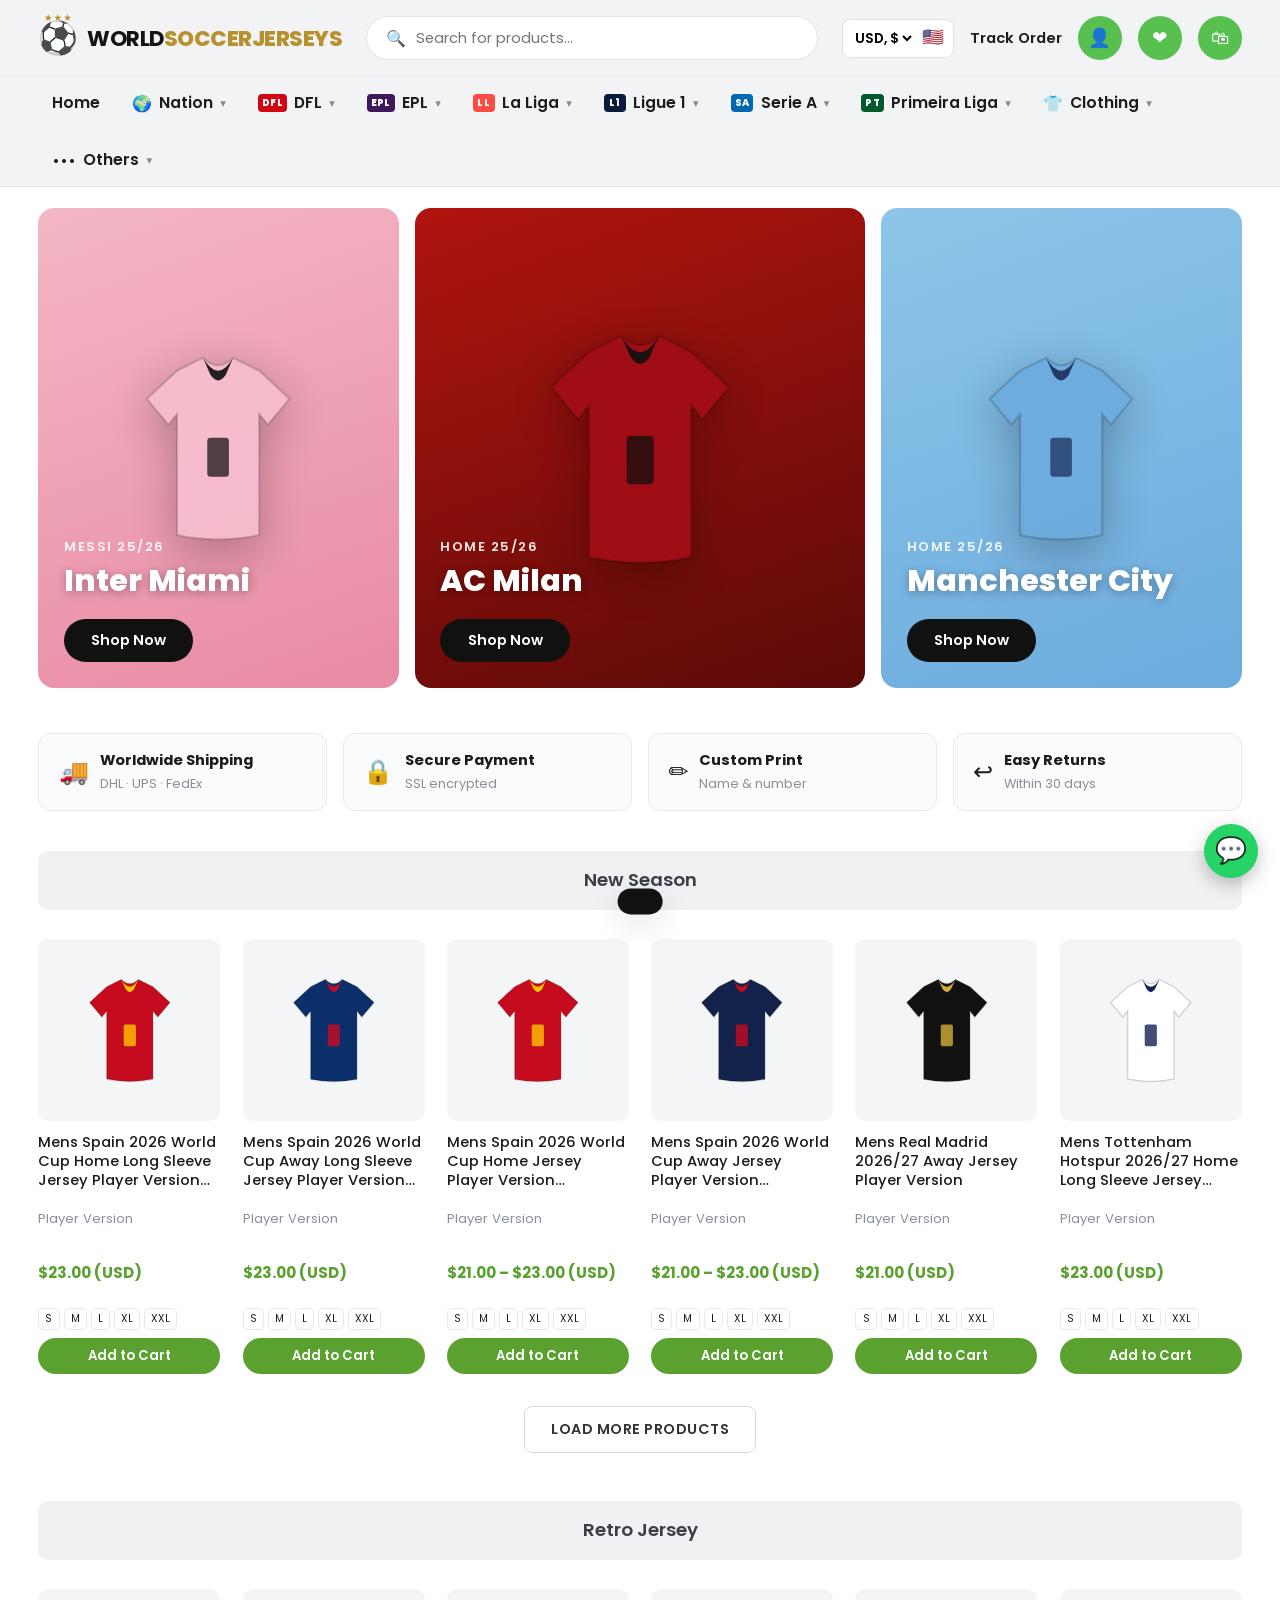
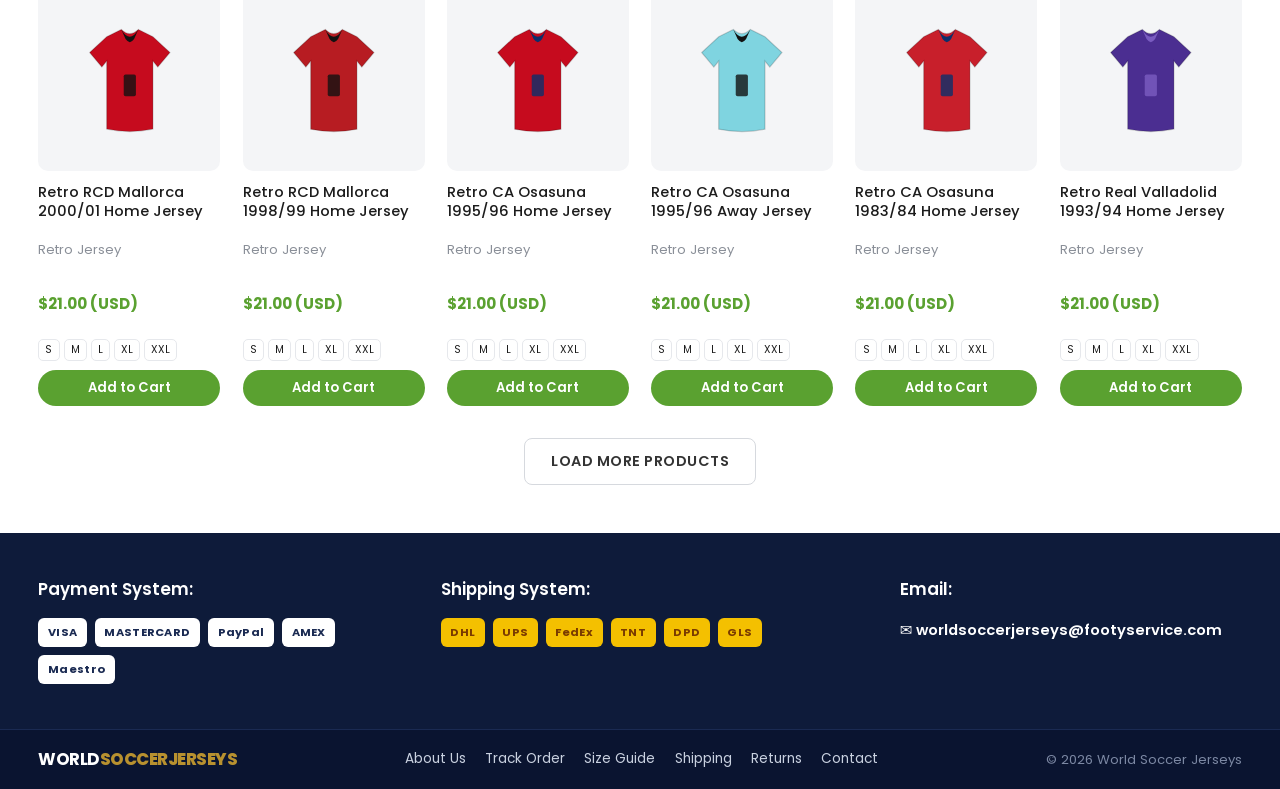
<file: index.html>
<!DOCTYPE html>
<html lang="es">
<head>
  <meta charset="UTF-8">
  <meta name="viewport" content="width=device-width, initial-scale=1.0">
  <meta name="description" content="World Soccer Jerseys — camisetas de fútbol de clubes, selecciones y retro. Envío a todo el mundo.">
  <title>World Soccer Jerseys — Camisetas de Fútbol</title>
  <link rel="preconnect" href="https://fonts.googleapis.com">
  <link href="https://fonts.googleapis.com/css2?family=Poppins:wght@400;500;600;700;800&display=swap" rel="stylesheet">
  <link rel="stylesheet" href="assets/css/styles.css">
</head>
<body id="top">

  <!-- ===== HEADER ===== -->
  <header class="header">
    <div class="container header__inner">
      <button class="burger" id="burger" aria-label="Menú">☰</button>

      <a href="#top" class="logo" aria-label="World Soccer Jerseys">
        <span class="logo__ball">
          <span class="logo__stars">★★★</span>⚽
        </span>
        <span class="logo__text"><b>WORLD</b><span>SOCCERJERSEYS</span></span>
      </a>

      <form class="search" role="search" onsubmit="return false">
        <span class="search__ico">🔍</span>
        <input type="search" placeholder="Search for products..." aria-label="Buscar productos">
      </form>

      <div class="header__right">
        <div class="currency">
          <select aria-label="Moneda">
            <option>USD, $</option>
            <option>EUR, €</option>
            <option>GBP, £</option>
          </select>
          <span class="currency__flag">🇺🇸</span>
        </div>
        <a href="#" class="track">Track Order</a>
        <a href="#" class="ic" aria-label="Cuenta">👤</a>
        <a href="#" class="ic" aria-label="Favoritos">❤</a>
        <button class="ic ic--cart" id="cartToggle" aria-label="Carrito">🛍<em id="cartCount">0</em></button>
      </div>
    </div>

    <!-- ===== NAV ===== -->
    <nav class="nav" id="nav">
      <div class="container">
        <ul class="nav__list" id="navList"><!-- JS --></ul>
      </div>
    </nav>
  </header>

  <!-- ===== HERO ===== -->
  <section class="hero">
    <div class="hero__grid" id="heroGrid"><!-- JS --></div>
  </section>

  <!-- ===== INFO STRIP ===== -->
  <section class="strip container">
    <div><span>🚚</span><div><b>Worldwide Shipping</b><small>DHL · UPS · FedEx</small></div></div>
    <div><span>🔒</span><div><b>Secure Payment</b><small>SSL encrypted</small></div></div>
    <div><span>✏️</span><div><b>Custom Print</b><small>Name & number</small></div></div>
    <div><span>↩️</span><div><b>Easy Returns</b><small>Within 30 days</small></div></div>
  </section>

  <!-- ===== PRODUCT SECTIONS ===== -->
  <main id="sections" class="container"><!-- JS --></main>

  <!-- ===== FOOTER ===== -->
  <footer class="footer">
    <div class="container footer__inner">
      <div class="footer__col">
        <h4>Payment System:</h4>
        <div class="paylogos">
          <span class="pill">VISA</span><span class="pill">MASTERCARD</span>
          <span class="pill">PayPal</span><span class="pill">AMEX</span>
          <span class="pill">Maestro</span>
        </div>
      </div>
      <div class="footer__col">
        <h4>Shipping System:</h4>
        <div class="paylogos">
          <span class="pill pill--ship">DHL</span><span class="pill pill--ship">UPS</span>
          <span class="pill pill--ship">FedEx</span><span class="pill pill--ship">TNT</span>
          <span class="pill pill--ship">DPD</span><span class="pill pill--ship">GLS</span>
        </div>
      </div>
      <div class="footer__col">
        <h4>Email:</h4>
        <a class="footer__mail" href="mailto:worldsoccerjerseys@footyservice.com">✉ worldsoccerjerseys@footyservice.com</a>
      </div>
    </div>
    <div class="footer__bar">
      <div class="container footer__barIn">
        <a href="#top" class="logo logo--sm"><span class="logo__text"><b>WORLD</b><span>SOCCERJERSEYS</span></span></a>
        <nav class="footer__links">
          <a href="#">About Us</a><a href="#">Track Order</a><a href="#">Size Guide</a>
          <a href="#">Shipping</a><a href="#">Returns</a><a href="#">Contact</a>
        </nav>
        <span class="footer__copy">© 2026 World Soccer Jerseys</span>
      </div>
    </div>
  </footer>

  <!-- WhatsApp float -->
  <a href="#" class="wa" aria-label="WhatsApp">💬</a>

  <!-- ===== CART DRAWER ===== -->
  <div class="drawer" id="cartDrawer" aria-hidden="true">
    <div class="drawer__bg" id="drawerBg"></div>
    <aside class="drawer__panel" role="dialog" aria-label="Carrito">
      <header class="drawer__head"><h3>Your Cart</h3><button id="cartClose" aria-label="Cerrar">✕</button></header>
      <div class="drawer__items" id="cartItems"></div>
      <footer class="drawer__foot">
        <div class="drawer__total"><span>Total</span><strong id="cartTotal">$0.00</strong></div>
        <button class="btn btn--green btn--block" onclick="app.checkout()">Checkout</button>
      </footer>
    </aside>
  </div>

  <div class="toast" id="toast"></div>

  <script src="assets/js/data.js"></script>
  <script src="assets/js/app.js"></script>
</body>
</html>
</file>
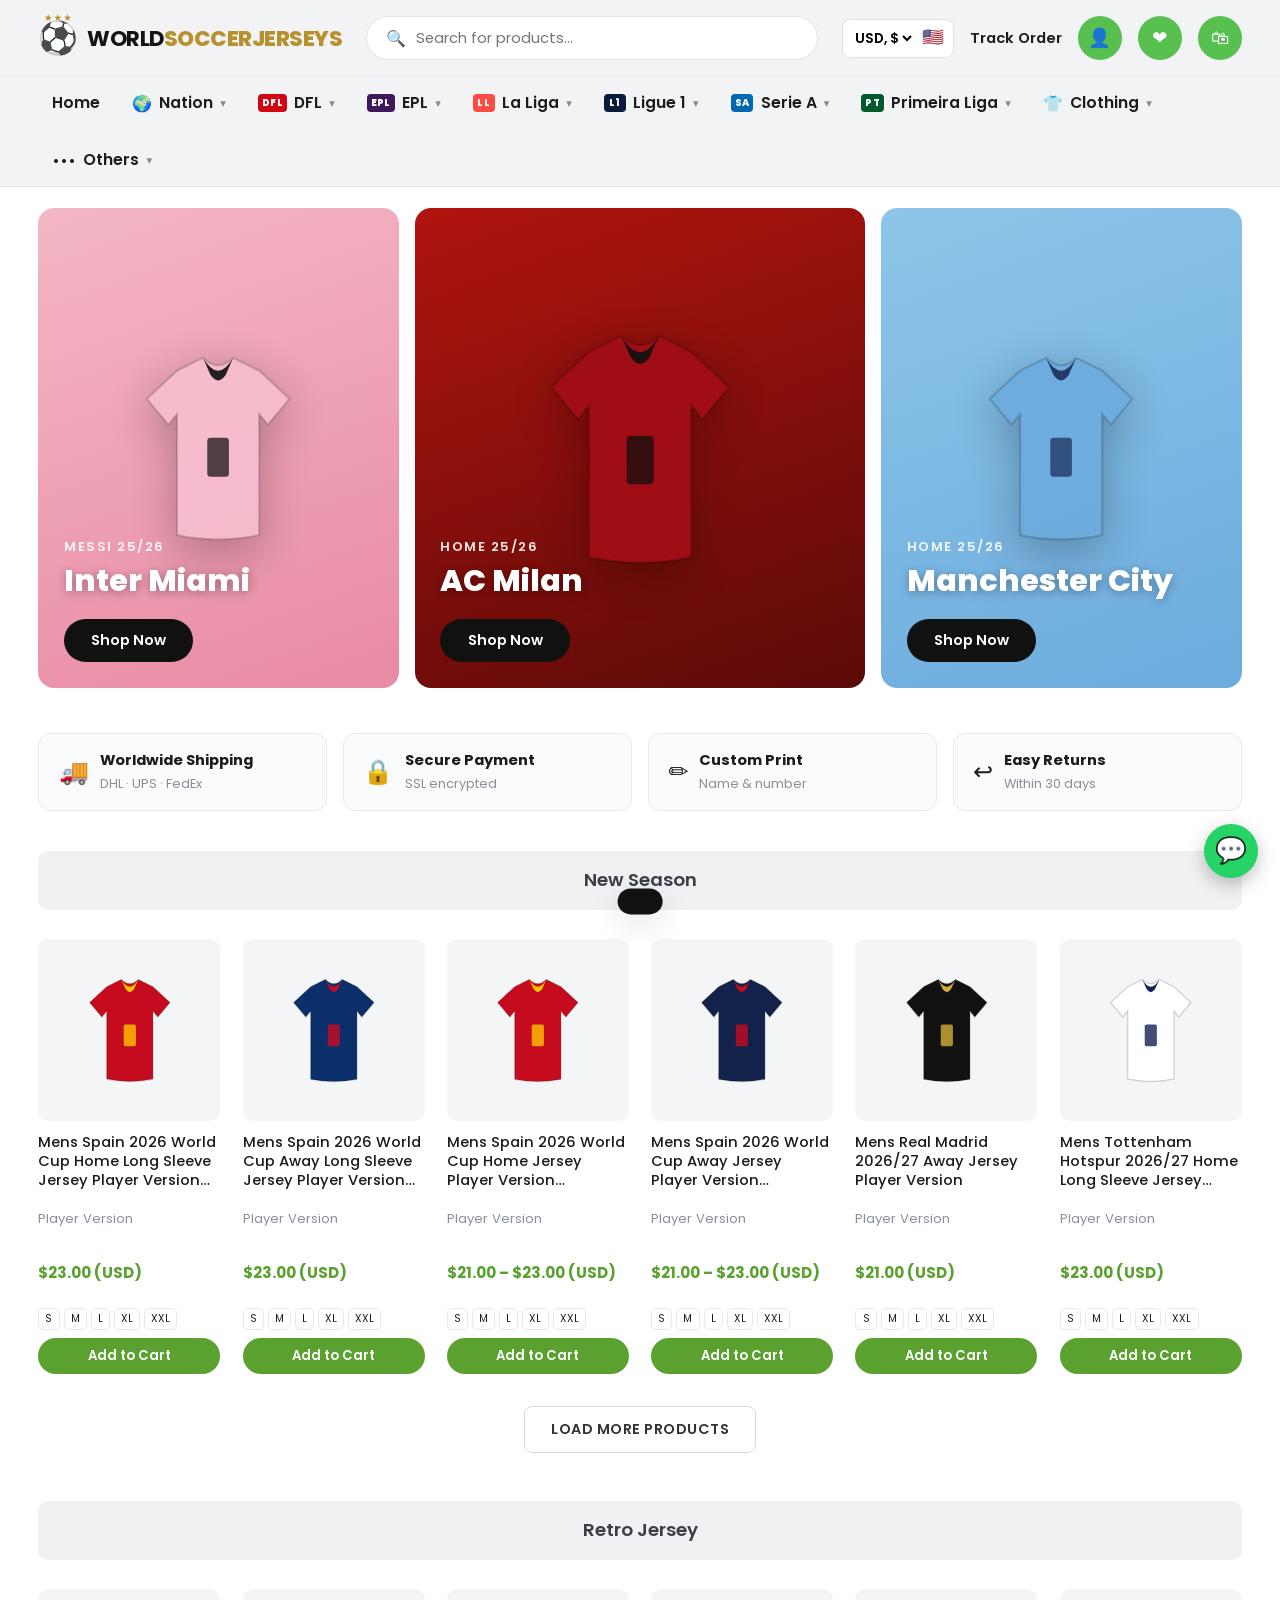
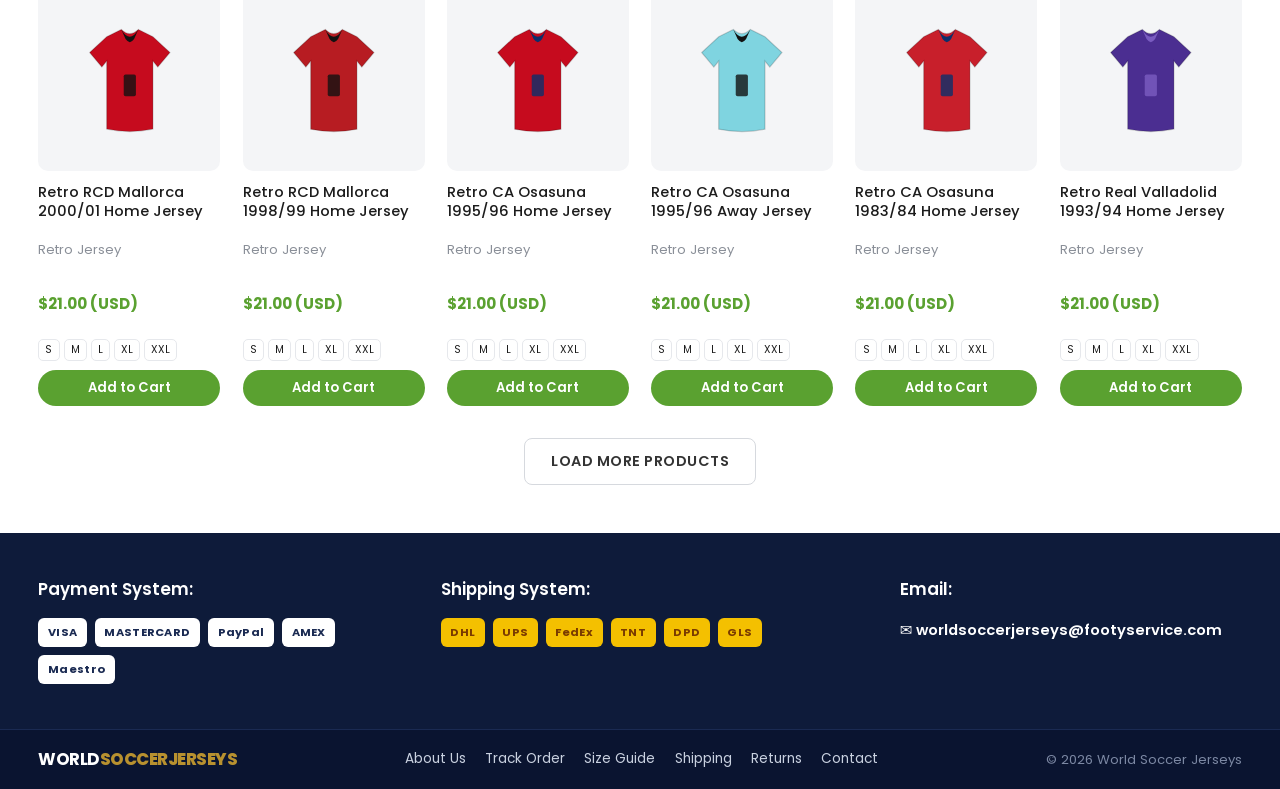
<file: worldsoccerjerseys-todo-en-uno.html>
<!DOCTYPE html>
<html lang="es">
<head>
  <meta charset="UTF-8">
  <meta name="viewport" content="width=device-width, initial-scale=1.0">
  <meta name="description" content="World Soccer Jerseys — camisetas de fútbol de clubes, selecciones y retro. Envío a todo el mundo.">
  <title>World Soccer Jerseys — Camisetas de Fútbol</title>
  <link rel="preconnect" href="https://fonts.googleapis.com">
  <link href="https://fonts.googleapis.com/css2?family=Poppins:wght@400;500;600;700;800&display=swap" rel="stylesheet">
  <style>
:root{
  --green:#5aa130;        /* precios / botones */
  --green-ic:#57c04f;     /* iconos circulares */
  --green-d:#48871f;
  --gold:#b8912f;
  --navy:#0e1b3a;         /* footer */
  --ink:#1c1c1c;
  --muted:#8a8f98;
  --line:#e6e8ec;
  --bg:#ffffff;
  --head:#f2f3f4;
  --radius:12px;
  --shadow:0 8px 30px rgba(20,25,40,.12);
}
*{box-sizing:border-box}
html{scroll-behavior:smooth}
body{margin:0;font-family:"Poppins",system-ui,sans-serif;color:var(--ink);background:var(--bg);line-height:1.45}
a{color:inherit;text-decoration:none}
img,svg{max-width:100%;display:block}
h1,h2,h3,h4{margin:0}
.container{width:min(1360px,94%);margin-inline:auto}

/* ---------- Botones ---------- */
.btn{display:inline-flex;align-items:center;justify-content:center;gap:.4rem;border:0;cursor:pointer;
  font-family:inherit;font-weight:600;border-radius:999px;padding:.7rem 1.3rem;font-size:.9rem;transition:.15s}
.btn--green{background:var(--green);color:#fff}
.btn--green:hover{background:var(--green-d)}
.btn--dark{background:#111;color:#fff;padding:.7rem 1.7rem}
.btn--dark:hover{background:#000}
.btn--outline{background:#fff;border:1.5px solid #d6d9de;color:#333;letter-spacing:.5px;font-weight:600;padding:.75rem 1.6rem;border-radius:8px}
.btn--outline:hover{border-color:#111}
.btn--sm{padding:.5rem 1rem;font-size:.82rem}
.btn--block{width:100%}

/* ---------- Header ---------- */
.header{background:var(--head);position:sticky;top:0;z-index:60;border-bottom:1px solid #e3e5e8}
.header__inner{display:flex;align-items:center;gap:1.5rem;padding:1rem 0}
.burger{display:none;background:0;border:0;font-size:1.5rem;cursor:pointer}

.logo{display:flex;align-items:center;gap:.55rem;flex-shrink:0}
.logo__ball{position:relative;font-size:2rem;line-height:1}
.logo__stars{position:absolute;top:-9px;left:50%;transform:translateX(-50%);font-size:.6rem;color:var(--gold);letter-spacing:1px;white-space:nowrap}
.logo__text{font-weight:800;font-size:1.35rem;letter-spacing:-.5px}
.logo__text b{color:#141414}
.logo__text span{color:var(--gold)}

.search{flex:1;display:flex;align-items:center;gap:.5rem;background:#fff;border:1px solid #e0e2e6;border-radius:999px;padding:.6rem 1.2rem;max-width:820px}
.search__ico{color:var(--muted)}
.search input{flex:1;border:0;outline:0;font-family:inherit;font-size:.92rem;background:0}

.header__right{display:flex;align-items:center;gap:1rem;margin-left:auto}
.currency{display:flex;align-items:center;gap:.4rem;background:#fff;border:1px solid #e0e2e6;border-radius:8px;padding:.35rem .55rem}
.currency select{border:0;background:0;font-family:inherit;font-weight:600;font-size:.85rem;outline:0;cursor:pointer}
.currency__flag{font-size:1.1rem}
.track{font-weight:600;font-size:.92rem;white-space:nowrap}
.ic{width:44px;height:44px;border-radius:999px;background:var(--green-ic);color:#fff;display:grid;place-items:center;
  font-size:1.15rem;border:0;cursor:pointer;position:relative;transition:.15s}
.ic:hover{filter:brightness(.94)}
.ic--cart em{position:absolute;top:-3px;right:-3px;background:#111;color:#fff;font-style:normal;font-size:.65rem;font-weight:700;
  min-width:18px;height:18px;border-radius:999px;display:none;place-items:center;padding:0 4px}

/* ---------- Nav ---------- */
.nav{background:var(--head);border-top:1px solid #e6e7ea}
.nav__list{display:flex;align-items:center;gap:.3rem;list-style:none;margin:0;padding:0;flex-wrap:wrap}
.nav__link{display:flex;align-items:center;gap:.45rem;padding:.9rem .85rem;font-weight:600;font-size:.98rem;white-space:nowrap}
.nav__link:hover{color:var(--green)}
.caret{font-size:.7rem;font-weight:400;color:#888}
.lbadge{display:inline-grid;place-items:center;min-width:22px;height:18px;padding:0 4px;border-radius:4px;background:var(--c);
  color:#fff;font-size:.6rem;font-weight:800;letter-spacing:.3px}
.lemoji{font-size:1rem}

/* Mega menu */
.has-mega{position:static}
.mega{position:absolute;left:0;right:0;top:100%;background:#fff;border-top:1px solid var(--line);box-shadow:var(--shadow);
  display:none;z-index:70;max-height:78vh;overflow-y:auto}
.has-mega:hover .mega{display:block}
.mega__wrap{width:min(1360px,94%);margin-inline:auto;padding:1.6rem 0 2rem}
.mega__sec{padding-top:1.2rem}
.mega__sec h4{font-size:1.15rem;font-weight:600;padding-bottom:.6rem;border-bottom:1px solid var(--line);margin-bottom:1rem}
.mega__grid{display:grid;grid-template-columns:repeat(5,1fr);gap:.55rem 1.5rem}
.mega__item{display:flex;align-items:center;gap:.6rem;padding:.3rem 0;font-size:.92rem;color:#333}
.mega__item:hover{color:var(--green)}
.mega__item span{overflow:hidden;text-overflow:ellipsis;white-space:nowrap}
.crest{flex-shrink:0;width:26px;height:26px;border-radius:50%;display:grid;place-items:center;font-size:.62rem;font-weight:800;
  color:#fff;background:hsl(var(--h) 55% 42%);border:2px solid hsl(var(--h) 55% 82%)}

/* ---------- Hero ---------- */
.hero{padding:1.3rem 0}
.hero__grid{width:min(1360px,94%);margin-inline:auto;display:grid;grid-template-columns:1fr 1.25fr 1fr;gap:1rem;align-items:stretch}
.slide{position:relative;border-radius:16px;overflow:hidden;min-height:430px;padding:1.6rem;display:flex;flex-direction:column;
  justify-content:flex-end;color:#fff}
.slide--tall{min-height:480px}
.slide__jersey{position:absolute;inset:0;display:grid;place-items:center;opacity:.9}
.slide__jersey .jersey{width:60%;filter:drop-shadow(0 12px 24px rgba(0,0,0,.3))}
.slide__tag{position:relative;font-size:.8rem;font-weight:600;text-transform:uppercase;letter-spacing:1.5px;opacity:.9}
.slide__team{position:relative;font-size:1.9rem;font-weight:800;margin:.15rem 0 1rem;text-shadow:0 2px 10px rgba(0,0,0,.3)}
.slide .btn{position:relative;align-self:flex-start}

/* ---------- Info strip ---------- */
.strip{display:grid;grid-template-columns:repeat(4,1fr);gap:1rem;margin:1.5rem auto 2.5rem}
.strip>div{display:flex;align-items:center;gap:.7rem;background:#fafbfc;border:1px solid var(--line);border-radius:var(--radius);padding:1rem 1.2rem}
.strip span{font-size:1.5rem}
.strip b{display:block;font-size:.92rem}
.strip small{color:var(--muted);font-size:.8rem}

/* ---------- Product sections ---------- */
.psec{margin-bottom:3rem}
.psec__bar{background:#f0f1f3;border-radius:10px;text-align:center;padding:1rem;font-size:1.15rem;font-weight:600;color:#3a3f47;margin-bottom:1.8rem}
.products{display:grid;grid-template-columns:repeat(6,1fr);gap:1.4rem}
.psec__more{text-align:center;margin-top:2rem}

.pcard{position:relative;display:flex;flex-direction:column;gap:.35rem}
.pcard__fav{position:absolute;top:.5rem;right:.5rem;z-index:2;width:30px;height:30px;border-radius:50%;border:0;background:rgba(255,255,255,.85);
  cursor:pointer;font-size:1rem;color:#555;opacity:0;transition:.15s}
.pcard:hover .pcard__fav{opacity:1}
.pcard__fav:hover{color:#e0245e}
.pcard__img{background:#f4f5f7;border-radius:10px;aspect-ratio:1;display:grid;place-items:center;padding:12%;transition:.18s}
.pcard:hover .pcard__img{box-shadow:var(--shadow)}
.pcard__img .jersey{width:88%}
.pcard__name{font-size:.92rem;font-weight:500;line-height:1.3;margin-top:.4rem;
  display:-webkit-box;-webkit-line-clamp:3;-webkit-box-orient:vertical;overflow:hidden}
.pcard__sub{color:var(--muted);font-size:.82rem}
.pcard__price{color:var(--green);font-weight:700;font-size:.95rem}
.pcard__sizes{display:flex;gap:.25rem;flex-wrap:wrap;margin:.2rem 0}
.pcard__sizes label{font-size:.66rem;border:1px solid var(--line);border-radius:5px;padding:.15rem .38rem;cursor:pointer;user-select:none}
.pcard__sizes input{display:none}
.pcard__sizes label:has(input:checked){background:#111;color:#fff;border-color:#111}

/* ---------- Footer ---------- */
.footer{background:var(--navy);color:#c9d1e0}
.footer__inner{display:grid;grid-template-columns:1.3fr 1.5fr 1.2fr;gap:2rem;padding:2.8rem 0}
.footer__col h4{color:#fff;font-size:1.05rem;font-weight:600;margin-bottom:1rem}
.paylogos{display:flex;flex-wrap:wrap;gap:.5rem}
.pill{background:#fff;color:#1a2a52;font-size:.7rem;font-weight:700;padding:.4rem .6rem;border-radius:6px;letter-spacing:.3px}
.pill--ship{background:#f4c000;color:#7a3b00}
.footer__mail{display:inline-flex;align-items:center;gap:.5rem;color:#fff;font-weight:600;font-size:.92rem;word-break:break-all}
.footer__bar{background:#0a1430;border-top:1px solid #1a2a52}
.footer__barIn{display:flex;align-items:center;justify-content:space-between;gap:1rem;flex-wrap:wrap;padding:1.1rem 0}
.logo--sm .logo__text{font-size:1.05rem}
.logo--sm .logo__text b{color:#fff}
.footer__links{display:flex;gap:1.2rem;flex-wrap:wrap;font-size:.85rem}
.footer__links a:hover{color:#fff}
.footer__copy{font-size:.82rem;color:#7c88a3}

/* ---------- WhatsApp ---------- */
.wa{position:fixed;bottom:1.4rem;right:1.4rem;width:54px;height:54px;border-radius:50%;background:#25d366;color:#fff;
  display:grid;place-items:center;font-size:1.6rem;box-shadow:0 6px 18px rgba(0,0,0,.25);z-index:80}
.wa:hover{transform:scale(1.06)}

/* ---------- Cart drawer ---------- */
.drawer{position:fixed;inset:0;z-index:100;visibility:hidden}
.drawer.open{visibility:visible}
.drawer__bg{position:absolute;inset:0;background:rgba(8,12,20,.5);opacity:0;transition:.25s}
.drawer.open .drawer__bg{opacity:1}
.drawer__panel{position:absolute;top:0;right:0;height:100%;width:min(400px,100%);background:#fff;display:flex;flex-direction:column;
  transform:translateX(100%);transition:.28s ease}
.drawer.open .drawer__panel{transform:none}
.drawer__head{display:flex;justify-content:space-between;align-items:center;padding:1.1rem 1.3rem;border-bottom:1px solid var(--line)}
.drawer__head button{background:0;border:0;font-size:1.1rem;cursor:pointer}
.drawer__items{flex:1;overflow-y:auto;padding:1rem 1.3rem}
.drawer__empty{color:var(--muted);text-align:center;margin-top:3rem}
.citem{display:flex;gap:.75rem;padding:.8rem 0;border-bottom:1px solid var(--line)}
.citem__t{width:50px;height:50px;border-radius:8px;display:grid;place-items:center;font-size:1.4rem;flex-shrink:0}
.citem__i{flex:1;min-width:0}
.citem__i strong{font-size:.82rem;font-weight:600;display:block;line-height:1.3}
.citem__i small{color:var(--muted);font-size:.75rem}
.citem__q{display:inline-flex;align-items:center;gap:.6rem;margin-top:.4rem;border:1px solid var(--line);border-radius:999px;padding:.1rem .5rem}
.citem__q button{background:0;border:0;cursor:pointer;font-size:1rem;width:18px}
.citem__p{font-weight:700;font-size:.85rem;color:var(--green)}
.drawer__foot{border-top:1px solid var(--line);padding:1.1rem 1.3rem;display:grid;gap:.9rem}
.drawer__total{display:flex;justify-content:space-between;font-size:1.05rem;font-weight:600}

/* ---------- Toast ---------- */
.toast{position:fixed;bottom:1.5rem;left:50%;transform:translate(-50%,150%);background:#111;color:#fff;padding:.8rem 1.4rem;
  border-radius:999px;font-size:.85rem;z-index:200;transition:.3s;box-shadow:var(--shadow)}
.toast.show{transform:translate(-50%,0)}

/* ---------- Responsive ---------- */
@media(max-width:1100px){
  .products{grid-template-columns:repeat(3,1fr)}
  .mega__grid{grid-template-columns:repeat(3,1fr)}
}
@media(max-width:820px){
  .header__inner{flex-wrap:wrap}
  .burger{display:block}
  .search{order:5;flex-basis:100%;max-width:none}
  .track,.currency{display:none}
  .hero__grid{grid-template-columns:1fr}
  .slide,.slide--tall{min-height:300px}
  .strip{grid-template-columns:repeat(2,1fr)}
  .nav__list{display:none;flex-direction:column;align-items:stretch}
  .nav.open .nav__list{display:flex}
  .mega{position:static;box-shadow:none;display:block;max-height:none}
  .has-mega>.nav__link .caret{margin-left:auto}
  .footer__inner{grid-template-columns:1fr}
}
@media(max-width:560px){
  .products{grid-template-columns:repeat(2,1fr)}
  .mega__grid{grid-template-columns:1fr 1fr}
  .footer__barIn{flex-direction:column;text-align:center}
}

</style>
</head>
<body id="top">

  <!-- ===== HEADER ===== -->
  <header class="header">
    <div class="container header__inner">
      <button class="burger" id="burger" aria-label="Menú">☰</button>

      <a href="#top" class="logo" aria-label="World Soccer Jerseys">
        <span class="logo__ball">
          <span class="logo__stars">★★★</span>⚽
        </span>
        <span class="logo__text"><b>WORLD</b><span>SOCCERJERSEYS</span></span>
      </a>

      <form class="search" role="search" onsubmit="return false">
        <span class="search__ico">🔍</span>
        <input type="search" placeholder="Search for products..." aria-label="Buscar productos">
      </form>

      <div class="header__right">
        <div class="currency">
          <select aria-label="Moneda">
            <option>USD, $</option>
            <option>EUR, €</option>
            <option>GBP, £</option>
          </select>
          <span class="currency__flag">🇺🇸</span>
        </div>
        <a href="#" class="track">Track Order</a>
        <a href="#" class="ic" aria-label="Cuenta">👤</a>
        <a href="#" class="ic" aria-label="Favoritos">❤</a>
        <button class="ic ic--cart" id="cartToggle" aria-label="Carrito">🛍<em id="cartCount">0</em></button>
      </div>
    </div>

    <!-- ===== NAV ===== -->
    <nav class="nav" id="nav">
      <div class="container">
        <ul class="nav__list" id="navList"><!-- JS --></ul>
      </div>
    </nav>
  </header>

  <!-- ===== HERO ===== -->
  <section class="hero">
    <div class="hero__grid" id="heroGrid"><!-- JS --></div>
  </section>

  <!-- ===== INFO STRIP ===== -->
  <section class="strip container">
    <div><span>🚚</span><div><b>Worldwide Shipping</b><small>DHL · UPS · FedEx</small></div></div>
    <div><span>🔒</span><div><b>Secure Payment</b><small>SSL encrypted</small></div></div>
    <div><span>✏️</span><div><b>Custom Print</b><small>Name & number</small></div></div>
    <div><span>↩️</span><div><b>Easy Returns</b><small>Within 30 days</small></div></div>
  </section>

  <!-- ===== PRODUCT SECTIONS ===== -->
  <main id="sections" class="container"><!-- JS --></main>

  <!-- ===== FOOTER ===== -->
  <footer class="footer">
    <div class="container footer__inner">
      <div class="footer__col">
        <h4>Payment System:</h4>
        <div class="paylogos">
          <span class="pill">VISA</span><span class="pill">MASTERCARD</span>
          <span class="pill">PayPal</span><span class="pill">AMEX</span>
          <span class="pill">Maestro</span>
        </div>
      </div>
      <div class="footer__col">
        <h4>Shipping System:</h4>
        <div class="paylogos">
          <span class="pill pill--ship">DHL</span><span class="pill pill--ship">UPS</span>
          <span class="pill pill--ship">FedEx</span><span class="pill pill--ship">TNT</span>
          <span class="pill pill--ship">DPD</span><span class="pill pill--ship">GLS</span>
        </div>
      </div>
      <div class="footer__col">
        <h4>Email:</h4>
        <a class="footer__mail" href="mailto:worldsoccerjerseys@footyservice.com">✉ worldsoccerjerseys@footyservice.com</a>
      </div>
    </div>
    <div class="footer__bar">
      <div class="container footer__barIn">
        <a href="#top" class="logo logo--sm"><span class="logo__text"><b>WORLD</b><span>SOCCERJERSEYS</span></span></a>
        <nav class="footer__links">
          <a href="#">About Us</a><a href="#">Track Order</a><a href="#">Size Guide</a>
          <a href="#">Shipping</a><a href="#">Returns</a><a href="#">Contact</a>
        </nav>
        <span class="footer__copy">© 2026 World Soccer Jerseys</span>
      </div>
    </div>
  </footer>

  <!-- WhatsApp float -->
  <a href="#" class="wa" aria-label="WhatsApp">💬</a>

  <!-- ===== CART DRAWER ===== -->
  <div class="drawer" id="cartDrawer" aria-hidden="true">
    <div class="drawer__bg" id="drawerBg"></div>
    <aside class="drawer__panel" role="dialog" aria-label="Carrito">
      <header class="drawer__head"><h3>Your Cart</h3><button id="cartClose" aria-label="Cerrar">✕</button></header>
      <div class="drawer__items" id="cartItems"></div>
      <footer class="drawer__foot">
        <div class="drawer__total"><span>Total</span><strong id="cartTotal">$0.00</strong></div>
        <button class="btn btn--green btn--block" onclick="app.checkout()">Checkout</button>
      </footer>
    </aside>
  </div>

  <div class="toast" id="toast"></div>

  <script>
/* ============================================================
   Datos del sitio — clubes, ligas y productos (demo)
   Los escudos se generan como badges circulares con iniciales.
============================================================ */

// Grupos de clubes reutilizables (nombre -> color del escudo)
const CLUBS = {
  epl: ["AFC Bournemouth","Arsenal","Aston Villa","Brentford","Brighton","Chelsea","Crystal Palace","Everton","Fulham","Leicester City","Liverpool","Manchester City","Manchester United","Newcastle United","Nottingham Forest","Sheffield Wednesday","Southampton","Tottenham Hotspur","West Ham United","Wolves"],
  eplRetro: ["Arsenal","Aston Villa","Blackburn Rovers F.C.","Chelsea","Everton","Leeds United F.C.","Leicester City","Liverpool","Manchester City","Manchester United","Newcastle United","Sheffield Wednesday","Sunderland AFC","Tottenham Hotspur","West Ham United","Wolves"],
  eplTraining: ["Arsenal","Chelsea","Liverpool","Manchester City","Manchester United","Tottenham Hotspur"],

  laliga: ["Athletic Bilbao","Atletico Madrid","Barcelona","CA Osasuna","CD Leganes","Celta De Vigo","Deportivo Alaves","Getafe","Girona","Mallorca","Rayo Vallecano","RCD Espanyol","Real Betis","Real Madrid","Real Murcia","Real Sociedad","Real Valladolid","Recreativo De Huelva","Sevilla FC","UD Las Palmas","Valencia CF","Villarreal"],
  laligaRetro: ["AD Ceuta FC","Albacete","Athletic Bilbao","Atletico Madrid","Barcelona","CA Osasuna","Cadiz","CD Leganes","Celta De Vigo","Cordoba CF","Deportivo De La Coruna","Granada","Malaga","Racing De Santander","Rayo Vallecano","RCD Espanyol","RCD Mallorca","Real Betis","Real Madrid","Real Oviedo","Real Sociedad","Real Valladolid","Real Zaragoza","Sevilla FC","Sporting De Gijón","UD Las Palmas","Valencia CF"],
  laligaTraining: ["Atletico Madrid","Barcelona","Celta De Vigo","Malaga","Real Madrid","Sevilla FC"],

  bundesliga: ["1. FC Heidenheim","1. FC Union Berlin","1. FSV Mainz 05","1899 Hoffenheim","Bayer 04 Leverkusen","Bayern Munich","Borussia Dortmund","Borussia Mönchengladbach","Eintracht Frankfurt","FC Augsburg","FC St. Pauli","Hamburger SV","Holstein Kiel","RB Leipzig","SC Freiburg","Stuttgart","SV Werder Bremen","VfL Bochum 1848","Wolfsburg"],
  bundesliga2: ["1. FC Nurnberg","1.FC Magdeburg","Arminia Bielefeld","FC Carl Zeiss Jena","FC Hansa Rostock","FC Schalke 04","Fortuna Düsseldorf","Greuther Furth","Hannover 96","Hertha BSC"],
  dflRetro: ["1. FC Köln","Bayer 04 Leverkusen","Bayern Munich","Borussia Dortmund","FC Schalke 04","Hamburger SV","RB Leipzig","Stuttgart","SV Werder Bremen","Wolfsburg"],
  dflTraining: ["Bayern Munich","Borussia Dortmund","RB Leipzig"],

  nations: ["Argentina","Brazil","España","Francia","Alemania","Inglaterra","Italia","Portugal","Países Bajos","México","Estados Unidos","Colombia","Uruguay","Croacia","Bélgica","Japón"],
};

// Configuración de la barra de navegación con sus mega-menús
window.NAV = [
  { label: "Home", href: "#top" },
  { label: "Nation", badge: "🌍", sections: [{ title: "Selecciones", items: CLUBS.nations }] },
  { label: "DFL", badge: "DFL", badgeColor: "#d20515", sections: [
      { title: "Bundesliga", items: CLUBS.bundesliga },
      { title: "2. Bundesliga", items: CLUBS.bundesliga2 },
      { title: "Retro", items: CLUBS.dflRetro },
      { title: "Training", items: CLUBS.dflTraining },
  ]},
  { label: "EPL", badge: "EPL", badgeColor: "#3d195b", sections: [
      { title: "New Season", items: CLUBS.epl },
      { title: "Retro", items: CLUBS.eplRetro },
      { title: "Training", items: CLUBS.eplTraining },
  ]},
  { label: "La Liga", badge: "LL", badgeColor: "#ff4b44", sections: [
      { title: "New Season", items: CLUBS.laliga },
      { title: "Retro", items: CLUBS.laligaRetro },
      { title: "Training", items: CLUBS.laligaTraining },
  ]},
  { label: "Ligue 1", badge: "L1", badgeColor: "#091c3e", sections: [
      { title: "New Season", items: ["Paris Saint-Germain","Marseille","Monaco","Lyon","Lille","Nice","Rennes","Lens","Nantes","Strasbourg"] },
      { title: "Retro", items: ["Paris Saint-Germain","Marseille","Monaco","Lyon"] },
  ]},
  { label: "Serie A", badge: "SA", badgeColor: "#0067b1", sections: [
      { title: "New Season", items: ["AC Milan","Inter","Juventus","Napoli","Roma","Lazio","Atalanta","Fiorentina","Bologna","Torino"] },
      { title: "Retro", items: ["AC Milan","Inter","Juventus","Napoli","Roma"] },
  ]},
  { label: "Primeira Liga", badge: "PT", badgeColor: "#005a2b", sections: [
      { title: "New Season", items: ["Benfica","Porto","Sporting CP","Braga","Vitória SC"] },
  ]},
  { label: "Clothing", badge: "👕", sections: [
      { title: "Ropa", items: ["Chaquetas","Sudaderas","Pantalones","Polos","Chándales","Accesorios"] },
  ]},
  { label: "Others", badge: "•••", sections: [
      { title: "Otros", items: ["Champions League","Europa League","Copa América","Eurocopa","MLS","Liga MX"] },
  ]},
];

// Slides del hero
window.SLIDES = [
  { team: "Inter Miami", tag: "Messi 25/26", bg: "linear-gradient(160deg,#f4b7c6,#e88aa3)", color:"#f7bfcf", accent:"#111" },
  { team: "AC Milan", tag: "Home 25/26", bg: "linear-gradient(160deg,#b1140f,#5a0a08)", color:"#a30d16", accent:"#111" },
  { team: "Manchester City", tag: "Home 25/26", bg: "linear-gradient(160deg,#8ec6ea,#6cabdd)", color:"#6cabdd", accent:"#1c2c5b" },
];

// Productos por sección
window.SECTIONS = [
  { title: "New Season", items: [
    { id:1,  name:"Mens Spain 2026 World Cup Home Long Sleeve Jersey Player Version (Champion 2-Star)", sub:"Player Version", price:23, color:"#c60b1e", accent:"#ffc400" },
    { id:2,  name:"Mens Spain 2026 World Cup Away Long Sleeve Jersey Player Version (Champion 2-Star)", sub:"Player Version", price:23, color:"#0b2f6b", accent:"#c60b1e" },
    { id:3,  name:"Mens Spain 2026 World Cup Home Jersey Player Version (Champion 2-Star)", sub:"Player Version", price:21, priceTo:23, color:"#c60b1e", accent:"#ffc400" },
    { id:4,  name:"Mens Spain 2026 World Cup Away Jersey Player Version (Champion 2-Star)", sub:"Player Version", price:21, priceTo:23, color:"#12224b", accent:"#c60b1e" },
    { id:5,  name:"Mens Real Madrid 2026/27 Away Jersey Player Version", sub:"Player Version", price:21, color:"#111", accent:"#d4af37" },
    { id:6,  name:"Mens Tottenham Hotspur 2026/27 Home Long Sleeve Jersey Player Version", sub:"Player Version", price:23, color:"#ffffff", accent:"#132257" },
    { id:7,  name:"Mens Real Madrid 2025/26 Home Jersey Player Version", sub:"Player Version", price:23, color:"#f4f5f8", accent:"#00529f" },
    { id:8,  name:"Mens FC Barcelona 2025/26 Home Jersey Player Version", sub:"Player Version", price:23, color:"#0b2f6b", accent:"#a50044" },
    { id:9,  name:"Mens Manchester City 2025/26 Home Jersey Player Version", sub:"Player Version", price:23, color:"#8ec6ea", accent:"#1c2c5b" },
    { id:10, name:"Mens Inter Miami 2025/26 Home Jersey (Messi 10)", sub:"Player Version", price:25, color:"#f7bfcf", accent:"#111" },
    { id:11, name:"Mens AC Milan 2025/26 Home Jersey Player Version", sub:"Player Version", price:23, color:"#a30d16", accent:"#111" },
    { id:12, name:"Mens Liverpool 2025/26 Home Jersey Player Version", sub:"Player Version", price:23, color:"#c8102e", accent:"#00b2a9" },
  ]},
  { title: "Retro Jersey", items: [
    { id:21, name:"Retro RCD Mallorca 2000/01 Home Jersey", sub:"Retro Jersey", price:21, color:"#c60b1e", accent:"#111" },
    { id:22, name:"Retro RCD Mallorca 1998/99 Home Jersey", sub:"Retro Jersey", price:21, color:"#b71c22", accent:"#111" },
    { id:23, name:"Retro CA Osasuna 1995/96 Home Jersey", sub:"Retro Jersey", price:21, color:"#c60b1e", accent:"#0b2f6b" },
    { id:24, name:"Retro CA Osasuna 1995/96 Away Jersey", sub:"Retro Jersey", price:21, color:"#7fd4e0", accent:"#111" },
    { id:25, name:"Retro CA Osasuna 1983/84 Home Jersey", sub:"Retro Jersey", price:21, color:"#c81f2b", accent:"#0b2f6b" },
    { id:26, name:"Retro Real Valladolid 1993/94 Home Jersey", sub:"Retro Jersey", price:21, color:"#4b2e91", accent:"#7a5cc0" },
    { id:27, name:"Retro AC Milan 1989/90 Home Jersey", sub:"Retro Jersey", price:21, color:"#a30d16", accent:"#111" },
    { id:28, name:"Retro Real Madrid 2001/02 Home Jersey", sub:"Retro Jersey", price:21, color:"#f4f5f8", accent:"#d4af37" },
    { id:29, name:"Retro Netherlands 1988 Home Jersey", sub:"Retro Jersey", price:21, color:"#ff6a13", accent:"#111" },
    { id:30, name:"Retro FC Barcelona 1998/99 Home Jersey", sub:"Retro Jersey", price:21, color:"#0b2f6b", accent:"#a50044" },
    { id:31, name:"Retro Juventus 1997/98 Home Jersey", sub:"Retro Jersey", price:21, color:"#ffffff", accent:"#111" },
    { id:32, name:"Retro Liverpool 1995/96 Home Jersey", sub:"Retro Jersey", price:21, color:"#c8102e", accent:"#ffffff" },
  ]},
];

window.SIZES = ["S","M","L","XL","XXL"];

const app = (() => {
  const CART_KEY = "wsj_cart";
  let cart = JSON.parse(localStorage.getItem(CART_KEY) || "[]");
  const $  = (s, c=document) => c.querySelector(s);
  const $$ = (s, c=document) => [...c.querySelectorAll(s)];
  const money = n => "$" + n.toFixed(2);

  /* ---- Escudo/badge circular con iniciales ---- */
  function initials(name){
    const clean = name.replace(/\b(FC|CF|AFC|SC|CA|CD|UD|RCD|AD|F\.C\.|1\.|1899)\b/gi,"").trim();
    const w = clean.split(/\s+/).filter(Boolean);
    return ((w[0]?.[0]||"") + (w[1]?.[0]||w[0]?.[1]||"")).toUpperCase();
  }
  function hue(str){ let h=0; for(const c of str) h=(h*31+c.charCodeAt(0))%360; return h; }
  function crest(name){
    const h = hue(name);
    return `<span class="crest" style="--h:${h}">${initials(name)}</span>`;
  }

  /* ---- Camiseta SVG ---- */
  function jersey(p){
    return `<svg viewBox="0 0 200 210" class="jersey" role="img" aria-label="${p.name}">
      <path d="M62 34 L86 22 Q100 36 114 22 L138 34 L166 60 L146 84 L138 74 L138 186 Q100 194 62 186 L62 74 L54 84 L34 60 Z"
        fill="${p.color}" stroke="rgba(0,0,0,.18)" stroke-width="2"/>
      <path d="M86 22 Q100 46 114 22 L107 38 Q100 48 93 38 Z" fill="${p.accent}"/>
      <rect x="90" y="96" width="20" height="36" rx="3" fill="${p.accent}" opacity=".8"/>
    </svg>`;
  }

  /* ---- Navegación + mega-menús ---- */
  function buildNav(){
    $("#navList").innerHTML = NAV.map((n,i) => {
      const hasMega = !!n.sections;
      const badge = n.badge
        ? (/^[A-Z0-9.]{1,4}$/.test(n.badge)
            ? `<span class="lbadge" style="--c:${n.badgeColor||'#333'}">${n.badge}</span>`
            : `<span class="lemoji">${n.badge}</span>`)
        : "";
      const caret = hasMega ? ' <b class="caret">▾</b>' : "";
      let mega = "";
      if(hasMega){
        mega = `<div class="mega"><div class="mega__wrap">` + n.sections.map(sec => `
          <div class="mega__sec">
            <h4>${sec.title}</h4>
            <div class="mega__grid">
              ${sec.items.map(it => `<a href="#" class="mega__item">${crest(it)}<span>${it}</span></a>`).join("")}
            </div>
          </div>`).join("") + `</div></div>`;
      }
      return `<li class="${hasMega?'has-mega':''}">
        <a href="${n.href||'#'}" class="nav__link">${badge}${n.label}${caret}</a>${mega}</li>`;
    }).join("");
  }

  /* ---- Hero ---- */
  function buildHero(){
    $("#heroGrid").innerHTML = SLIDES.map((s,i) => `
      <article class="slide ${i===1?'slide--tall':''}" style="background:${s.bg}">
        <div class="slide__jersey">${jersey(s)}</div>
        <span class="slide__tag">${s.tag}</span>
        <h2 class="slide__team">${s.team}</h2>
        <a href="#sections" class="btn btn--dark">Shop Now</a>
      </article>`).join("");
  }

  /* ---- Secciones de productos ---- */
  const shown = {};
  function pcard(p){
    const price = p.priceTo ? `${money(p.price)} – ${money(p.priceTo)} (USD)` : `${money(p.price)} (USD)`;
    return `<article class="pcard">
      <button class="pcard__fav" aria-label="Favorito">♡</button>
      <div class="pcard__img">${jersey(p)}</div>
      <h3 class="pcard__name">${p.name}</h3>
      <p class="pcard__sub">${p.sub}</p>
      <p class="pcard__price">${price}</p>
      <div class="pcard__sizes">${SIZES.map(s=>`<label><input type="radio" name="sz${p.id}" value="${s}">${s}</label>`).join("")}</div>
      <button class="btn btn--green btn--sm btn--block" onclick="app.add(${p.id})">Add to Cart</button>
    </article>`;
  }
  function buildSections(){
    $("#sections").innerHTML = SECTIONS.map((sec,si) => {
      shown[si] = 6;
      return `<section class="psec">
        <div class="psec__bar">${sec.title}</div>
        <div class="products" id="prod-${si}"></div>
        <div class="psec__more"><button class="btn btn--outline" onclick="app.more(${si})">LOAD MORE PRODUCTS</button></div>
      </section>`;
    }).join("");
    SECTIONS.forEach((_,si)=>renderSection(si));
  }
  function renderSection(si){
    const items = SECTIONS[si].items.slice(0, shown[si]);
    $("#prod-"+si).innerHTML = items.map(pcard).join("");
    const btn = $$(".psec")[si].querySelector(".psec__more");
    btn.style.display = shown[si] >= SECTIONS[si].items.length ? "none" : "block";
  }
  function more(si){ shown[si]+=6; renderSection(si); }

  /* ---- Carrito ---- */
  const allProducts = () => SECTIONS.flatMap(s=>s.items);
  function save(){ localStorage.setItem(CART_KEY, JSON.stringify(cart)); }
  function add(id){
    const p = allProducts().find(x=>x.id===id);
    const size = $(`input[name="sz${id}"]:checked`)?.value || "M";
    const key = id+"-"+size;
    const line = cart.find(l=>l.key===key);
    if(line) line.qty++; else cart.push({key,id,size,qty:1,name:p.name,price:p.price,color:p.color,accent:p.accent});
    save(); paint(); openDrawer(); toast(`Added (${size}) to cart`);
  }
  function changeQty(key,d){
    const l = cart.find(x=>x.key===key); if(!l) return;
    l.qty+=d; if(l.qty<=0) cart=cart.filter(x=>x.key!==key);
    save(); paint();
  }
  function paint(){
    const count = cart.reduce((s,l)=>s+l.qty,0);
    const cc = $("#cartCount"); cc.textContent = count; cc.style.display = count?"grid":"none";
    $("#cartTotal").textContent = money(cart.reduce((s,l)=>s+l.qty*l.price,0));
    $("#cartItems").innerHTML = cart.length ? cart.map(l=>`
      <div class="citem">
        <div class="citem__t" style="background:${l.color};color:${l.accent}">👕</div>
        <div class="citem__i"><strong>${l.name}</strong><small>Size ${l.size}</small>
          <div class="citem__q"><button onclick="app.changeQty('${l.key}',-1)">−</button><span>${l.qty}</span><button onclick="app.changeQty('${l.key}',1)">+</button></div>
        </div>
        <div class="citem__p">${money(l.price*l.qty)}</div>
      </div>`).join("") : `<p class="drawer__empty">Your cart is empty 🛍</p>`;
  }
  function checkout(){ toast(cart.length ? "Demo store — checkout disabled." : "Your cart is empty"); }

  /* ---- UI ---- */
  const openDrawer  = () => { $("#cartDrawer").classList.add("open"); $("#cartDrawer").setAttribute("aria-hidden","false"); };
  const closeDrawer = () => { $("#cartDrawer").classList.remove("open"); $("#cartDrawer").setAttribute("aria-hidden","true"); };
  let tT; function toast(m){ const t=$("#toast"); t.textContent=m; t.classList.add("show"); clearTimeout(tT); tT=setTimeout(()=>t.classList.remove("show"),2400); }

  function init(){
    buildNav(); buildHero(); buildSections(); paint();
    $("#cartToggle").addEventListener("click", openDrawer);
    $("#cartClose").addEventListener("click", closeDrawer);
    $("#drawerBg").addEventListener("click", closeDrawer);
    $("#burger").addEventListener("click", ()=>$("#nav").classList.toggle("open"));
    document.addEventListener("keydown", e=>{ if(e.key==="Escape") closeDrawer(); });
  }
  document.addEventListener("DOMContentLoaded", init);
  return { add, changeQty, checkout, more };
})();

</script>
</body>
</html>
</file>
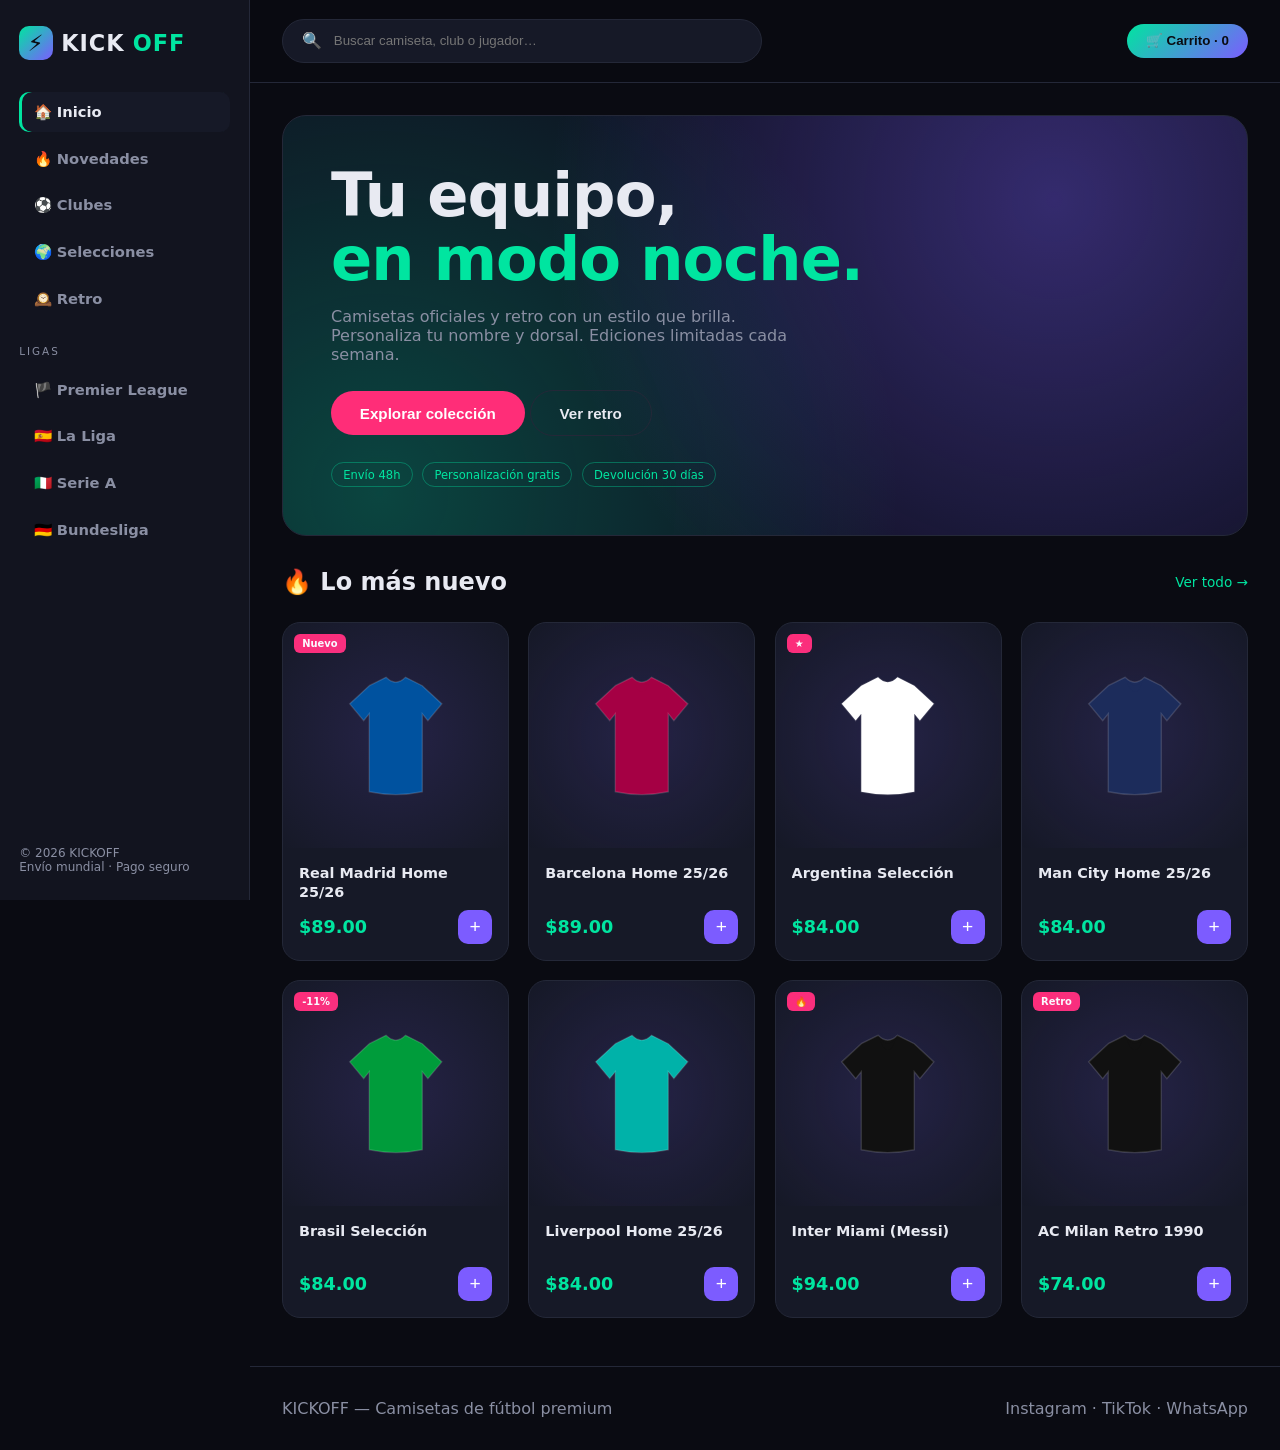
<file: variantes/variante-A-neon-nocturno.html>
<!DOCTYPE html>
<html lang="es">
<head>
<meta charset="UTF-8">
<meta name="viewport" content="width=device-width, initial-scale=1.0">
<title>KICKOFF — Variante A · Neón Nocturno</title>
<style>
:root{--bg:#0a0b12;--panel:#12141f;--card:#161927;--neon:#00e5a0;--neon2:#7c5cff;--pink:#ff2d78;--txt:#e8eaf2;--mut:#8a8fa3;--line:#242838}
*{box-sizing:border-box;margin:0}
body{font-family:"Segoe UI",system-ui,sans-serif;background:var(--bg);color:var(--txt);display:flex;min-height:100vh}
a{color:inherit;text-decoration:none}
/* Sidebar vertical */
.side{width:250px;background:var(--panel);border-right:1px solid var(--line);padding:1.6rem 1.2rem;position:sticky;top:0;height:100vh;display:flex;flex-direction:column;gap:.4rem;flex-shrink:0}
.brand{font-weight:800;font-size:1.4rem;letter-spacing:1px;margin-bottom:1.6rem;display:flex;align-items:center;gap:.5rem}
.brand b{color:var(--neon)}
.brand span{width:34px;height:34px;border-radius:10px;background:linear-gradient(135deg,var(--neon),var(--neon2));display:grid;place-items:center;color:#0a0b12}
.side small{color:var(--mut);text-transform:uppercase;letter-spacing:2px;font-size:.65rem;margin:1.2rem 0 .4rem}
.nav-i{display:flex;align-items:center;gap:.8rem;padding:.7rem .9rem;border-radius:10px;color:var(--mut);font-weight:600;font-size:.92rem;transition:.15s}
.nav-i:hover,.nav-i.on{background:var(--card);color:var(--txt);box-shadow:inset 3px 0 0 var(--neon)}
.side-foot{margin-top:auto;font-size:.75rem;color:var(--mut)}
/* Main */
.main{flex:1;min-width:0}
.top{display:flex;align-items:center;gap:1rem;padding:1.2rem 2rem;border-bottom:1px solid var(--line);position:sticky;top:0;background:rgba(10,11,18,.85);backdrop-filter:blur(10px);z-index:10}
.srch{flex:1;max-width:480px;background:var(--card);border:1px solid var(--line);border-radius:999px;padding:.7rem 1.2rem;color:var(--txt);display:flex;gap:.6rem}
.srch input{background:0;border:0;color:var(--txt);flex:1;outline:0}
.chip-cart{margin-left:auto;background:linear-gradient(135deg,var(--neon),var(--neon2));color:#0a0b12;font-weight:700;padding:.6rem 1.2rem;border-radius:999px;border:0;cursor:pointer}
.hero{margin:2rem;padding:3rem;border-radius:24px;background:radial-gradient(circle at 80% 20%,rgba(124,92,255,.35),transparent 60%),radial-gradient(circle at 10% 90%,rgba(0,229,160,.25),transparent 55%),#0e1020;border:1px solid var(--line);position:relative;overflow:hidden}
.hero h1{font-size:clamp(2.2rem,5vw,3.8rem);line-height:1.05;letter-spacing:-1px}
.hero h1 em{font-style:normal;color:var(--neon)}
.hero p{color:var(--mut);margin:1rem 0 1.6rem;max-width:46ch}
.btn{background:var(--pink);color:#fff;border:0;padding:.85rem 1.8rem;border-radius:999px;font-weight:700;cursor:pointer;font-size:.95rem}
.btn.ghost{background:transparent;border:1px solid var(--line);color:var(--txt)}
.tags{display:flex;gap:.6rem;margin-top:1.6rem;flex-wrap:wrap}
.tag{font-size:.72rem;color:var(--neon);border:1px solid rgba(0,229,160,.35);padding:.3rem .7rem;border-radius:999px}
.sec-h{display:flex;align-items:center;justify-content:space-between;margin:2rem 2rem .2rem}
.sec-h h2{font-size:1.5rem}
.sec-h a{color:var(--neon);font-size:.85rem}
.grid{display:grid;grid-template-columns:repeat(auto-fill,minmax(210px,1fr));gap:1.2rem;padding:1.4rem 2rem 3rem}
.card{background:var(--card);border:1px solid var(--line);border-radius:18px;overflow:hidden;transition:.2s;position:relative}
.card:hover{transform:translateY(-6px);border-color:var(--neon);box-shadow:0 16px 40px rgba(0,229,160,.12)}
.card .ph{aspect-ratio:1;display:grid;place-items:center;background:radial-gradient(circle,rgba(124,92,255,.15),transparent);position:relative}
.jersey{width:62%}
.card .bd{padding:1rem}
.card .tt{font-weight:600;font-size:.9rem;line-height:1.3;height:2.6em;overflow:hidden}
.card .pr{color:var(--neon);font-weight:800;font-size:1.1rem;margin-top:.5rem;display:flex;align-items:center;justify-content:space-between}
.card .pr button{background:var(--neon2);border:0;color:#fff;width:34px;height:34px;border-radius:10px;font-size:1.2rem;cursor:pointer}
.badge{position:absolute;top:.7rem;left:.7rem;background:var(--pink);color:#fff;font-size:.62rem;font-weight:700;padding:.25rem .5rem;border-radius:6px}
footer{border-top:1px solid var(--line);padding:2rem;color:var(--mut);display:flex;justify-content:space-between;flex-wrap:wrap;gap:1rem}
@media(max-width:820px){.side{position:fixed;left:-260px;z-index:50;transition:.25s}.side.open{left:0}.burg{display:inline-block!important}}
.burg{display:none;background:0;border:0;color:var(--txt);font-size:1.5rem;cursor:pointer}
</style>
</head>
<body>
<aside class="side" id="side">
  <div class="brand"><span>⚡</span>KICK<b>OFF</b></div>
  <a class="nav-i on">🏠 Inicio</a>
  <a class="nav-i">🔥 Novedades</a>
  <a class="nav-i">⚽ Clubes</a>
  <a class="nav-i">🌍 Selecciones</a>
  <a class="nav-i">🕰️ Retro</a>
  <small>Ligas</small>
  <a class="nav-i">🏴 Premier League</a>
  <a class="nav-i">🇪🇸 La Liga</a>
  <a class="nav-i">🇮🇹 Serie A</a>
  <a class="nav-i">🇩🇪 Bundesliga</a>
  <div class="side-foot">© 2026 KICKOFF<br>Envío mundial · Pago seguro</div>
</aside>

<div class="main">
  <div class="top">
    <button class="burg" onclick="document.getElementById('side').classList.toggle('open')">☰</button>
    <div class="srch">🔍<input placeholder="Buscar camiseta, club o jugador…"></div>
    <button class="chip-cart" onclick="cart()">🛒 Carrito · <span id="cc">0</span></button>
  </div>

  <section class="hero">
    <h1>Tu equipo,<br><em>en modo noche.</em></h1>
    <p>Camisetas oficiales y retro con un estilo que brilla. Personaliza tu nombre y dorsal. Ediciones limitadas cada semana.</p>
    <button class="btn" onclick="scrollTo(0,600)">Explorar colección</button>
    <button class="btn ghost">Ver retro</button>
    <div class="tags"><span class="tag">Envío 48h</span><span class="tag">Personalización gratis</span><span class="tag">Devolución 30 días</span></div>
  </section>

  <div class="sec-h"><h2>🔥 Lo más nuevo</h2><a>Ver todo →</a></div>
  <div class="grid" id="grid"></div>

  <footer><span>KICKOFF — Camisetas de fútbol premium</span><span>Instagram · TikTok · WhatsApp</span></footer>
</div>

<script>
const P=[["Real Madrid Home 25/26",89,"#eef",  "#00529f","Nuevo"],["Barcelona Home 25/26",89,"#0b2f6b","#a50044",""],
["Argentina Selección",84,"#74acdf","#fff","★"],["Man City Home 25/26",84,"#8ec6ea","#1c2c5b",""],
["Brasil Selección",84,"#ffdf00","#009c3b","-11%"],["Liverpool Home 25/26",84,"#c8102e","#00b2a9",""],
["Inter Miami (Messi)",94,"#f7bfcf","#111","🔥"],["AC Milan Retro 1990",74,"#a30d16","#111","Retro"]];
let n=0;
function jsvg(c,a){return `<svg viewBox="0 0 200 210" class="jersey"><path d="M62 34 L86 22 Q100 36 114 22 L138 34 L166 60 L146 84 L138 74 L138 186 Q100 194 62 186 L62 74 L54 84 L34 60 Z" fill="${c}" stroke="rgba(255,255,255,.15)" stroke-width="2"/><path d="M86 22 Q100 46 114 22 L107 38 Q100 48 93 38 Z" fill="${a}"/></svg>`}
document.getElementById('grid').innerHTML=P.map(p=>`<div class="card">${p[4]?`<span class="badge">${p[4]}</span>`:''}<div class="ph">${jsvg(p[3],p[3])}</div><div class="bd"><div class="tt">${p[0]}</div><div class="pr">$${p[1]}.00<button onclick="add()">+</button></div></div></div>`).join('');
function add(){n++;document.getElementById('cc').textContent=n}
function cart(){alert(n?`Tienes ${n} artículo(s). (demo)`:'Carrito vacío (demo)')}
</script>
</body>
</html>
</file>
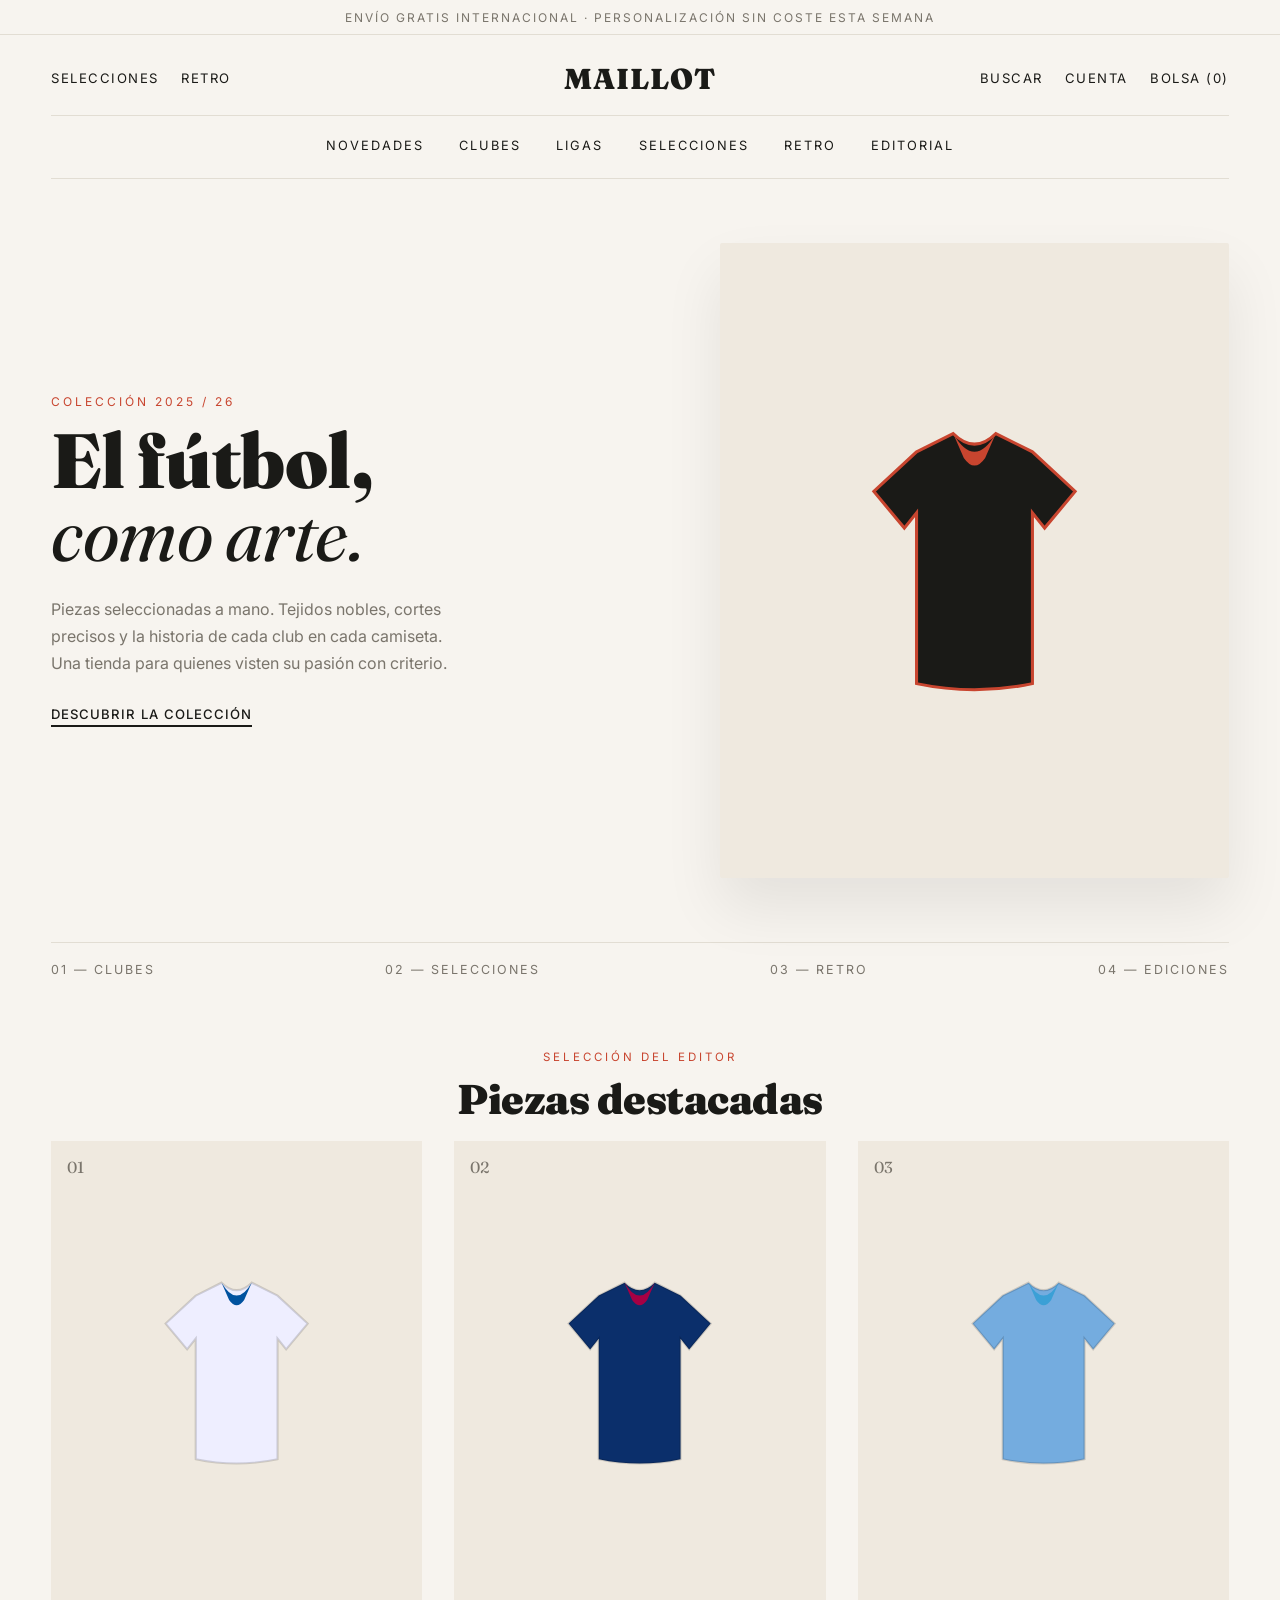
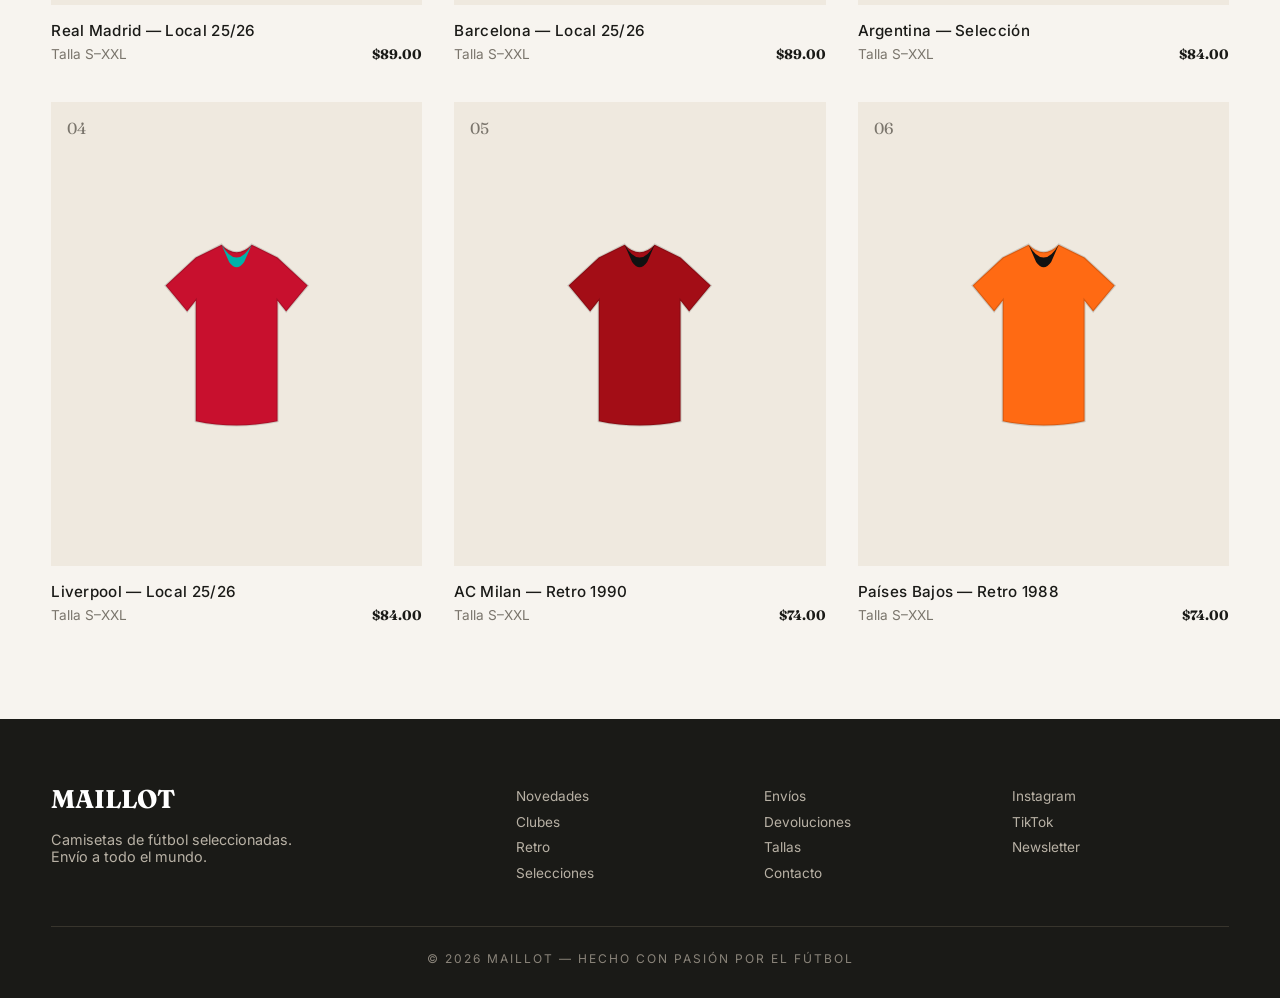
<file: variantes/variante-B-editorial-minimal.html>
<!DOCTYPE html>
<html lang="es">
<head>
<meta charset="UTF-8">
<meta name="viewport" content="width=device-width, initial-scale=1.0">
<title>MAILLOT — Variante B · Editorial Minimal</title>
<link href="https://fonts.googleapis.com/css2?family=Fraunces:opsz,wght@9..144,400;9..144,600;9..144,900&family=Inter:wght@400;500&display=swap" rel="stylesheet">
<style>
:root{--bg:#f7f4ef;--ink:#1a1a17;--mut:#7a756c;--line:#e2ddd3;--accent:#c8452f}
*{box-sizing:border-box;margin:0}
body{font-family:"Inter",sans-serif;background:var(--bg);color:var(--ink)}
a{color:inherit;text-decoration:none}
.wrap{width:min(1180px,92%);margin:0 auto}
h1,h2,h3{font-family:"Fraunces",serif;font-weight:900;letter-spacing:-.5px}
/* Top thin bar */
.ann{text-align:center;font-size:.75rem;letter-spacing:2px;text-transform:uppercase;padding:.6rem;color:var(--mut);border-bottom:1px solid var(--line)}
/* Header: logo center, menu below */
header{padding:1.6rem 0 0}
.hrow{display:flex;align-items:center;justify-content:space-between}
.hrow .side{flex:1;display:flex;gap:1.4rem;font-size:.82rem;text-transform:uppercase;letter-spacing:1.5px}
.logo{flex:1;text-align:center;font-family:"Fraunces",serif;font-weight:900;font-size:1.8rem;letter-spacing:1px}
.hrow .side:last-child{justify-content:flex-end}
.hrow .side a:hover{color:var(--accent)}
nav.menu{display:flex;justify-content:center;gap:2.2rem;padding:1.4rem 0;margin-top:1.2rem;border-top:1px solid var(--line);border-bottom:1px solid var(--line);font-size:.8rem;text-transform:uppercase;letter-spacing:2px}
nav.menu a{position:relative;padding-bottom:2px}
nav.menu a:hover{color:var(--accent)}
nav.menu a::after{content:"";position:absolute;left:0;bottom:-3px;width:0;height:1px;background:var(--accent);transition:.2s}
nav.menu a:hover::after{width:100%}
/* Hero editorial */
.hero{display:grid;grid-template-columns:1.1fr .9fr;gap:3rem;align-items:center;padding:4rem 0}
.hero .ey{text-transform:uppercase;letter-spacing:3px;font-size:.75rem;color:var(--accent);margin-bottom:1rem}
.hero h1{font-size:clamp(2.8rem,6vw,5rem);line-height:.95}
.hero h1 i{font-style:italic;font-weight:400}
.hero p{color:var(--mut);margin:1.6rem 0;max-width:42ch;line-height:1.7}
.lnk{display:inline-block;border-bottom:2px solid var(--ink);padding-bottom:3px;font-weight:500;letter-spacing:1px;text-transform:uppercase;font-size:.82rem}
.lnk:hover{color:var(--accent);border-color:var(--accent)}
.hero .art{aspect-ratio:4/5;background:#efe9df;border-radius:2px;display:grid;place-items:center;box-shadow:0 30px 60px rgba(0,0,0,.08)}
.hero .art .jersey{width:60%}
/* Editorial index row */
.idx{display:flex;justify-content:space-between;border-top:1px solid var(--line);padding:1.2rem 0;font-size:.78rem;letter-spacing:2px;text-transform:uppercase;color:var(--mut)}
/* Products editorial */
.pt{text-align:center;padding:3rem 0 1rem}
.pt span{text-transform:uppercase;letter-spacing:3px;font-size:.72rem;color:var(--accent)}
.pt h2{font-size:2.6rem;margin-top:.5rem}
.grid{display:grid;grid-template-columns:repeat(3,1fr);gap:2.5rem 2rem;padding-bottom:4rem}
.item{cursor:pointer}
.item .ph{aspect-ratio:4/5;background:#efe9df;display:grid;place-items:center;margin-bottom:1rem;transition:.3s;position:relative;overflow:hidden}
.item:hover .ph{background:#e8e0d3}
.item .jersey{width:58%;transition:.4s}
.item:hover .jersey{transform:scale(1.05)}
.item .no{position:absolute;top:1rem;left:1rem;font-family:"Fraunces",serif;font-size:1rem;color:var(--mut)}
.item h3{font-family:"Inter";font-weight:500;font-size:.95rem;letter-spacing:.3px}
.item .meta{display:flex;justify-content:space-between;margin-top:.4rem;font-size:.85rem;color:var(--mut)}
.item .meta b{color:var(--ink);font-family:"Fraunces",serif}
/* Footer */
footer{background:var(--ink);color:#d9d3c8;padding:4rem 0 2rem;margin-top:2rem}
.fgrid{display:grid;grid-template-columns:2fr 1fr 1fr 1fr;gap:2rem}
.fgrid h4{font-family:"Fraunces",serif;font-size:1.6rem;color:#fff;margin-bottom:1rem}
.fgrid a{display:block;padding:.3rem 0;font-size:.85rem;color:#b8b1a5}
.fgrid a:hover{color:#fff}
.fbot{border-top:1px solid #38352d;margin-top:2.5rem;padding-top:1.5rem;font-size:.75rem;letter-spacing:2px;text-transform:uppercase;color:#8a847a;text-align:center}
@media(max-width:820px){.hero{grid-template-columns:1fr}.grid{grid-template-columns:1fr 1fr}nav.menu{gap:1.2rem;flex-wrap:wrap}.hrow .side{display:none}.fgrid{grid-template-columns:1fr 1fr}}
</style>
</head>
<body>
<div class="ann">Envío gratis internacional · Personalización sin coste esta semana</div>
<header class="wrap">
  <div class="hrow">
    <div class="side"><a>Selecciones</a><a>Retro</a></div>
    <div class="logo">MAILLOT</div>
    <div class="side"><a>Buscar</a><a>Cuenta</a><a>Bolsa (0)</a></div>
  </div>
  <nav class="menu"><a>Novedades</a><a>Clubes</a><a>Ligas</a><a>Selecciones</a><a>Retro</a><a>Editorial</a></nav>
</header>

<section class="wrap hero">
  <div>
    <div class="ey">Colección 2025 / 26</div>
    <h1>El fútbol,<br><i>como arte.</i></h1>
    <p>Piezas seleccionadas a mano. Tejidos nobles, cortes precisos y la historia de cada club en cada camiseta. Una tienda para quienes visten su pasión con criterio.</p>
    <a class="lnk">Descubrir la colección</a>
  </div>
  <div class="art"><svg viewBox="0 0 200 210" class="jersey"><path d="M62 34 L86 22 Q100 36 114 22 L138 34 L166 60 L146 84 L138 74 L138 186 Q100 194 62 186 L62 74 L54 84 L34 60 Z" fill="#1a1a17" stroke="#c8452f" stroke-width="2"/><path d="M86 22 Q100 46 114 22 L107 38 Q100 48 93 38 Z" fill="#c8452f"/></svg></div>
</section>

<div class="wrap idx"><span>01 — Clubes</span><span>02 — Selecciones</span><span>03 — Retro</span><span>04 — Ediciones</span></div>

<div class="wrap">
  <div class="pt"><span>Selección del editor</span><h2>Piezas destacadas</h2></div>
  <div class="grid" id="grid"></div>
</div>

<footer><div class="wrap">
  <div class="fgrid">
    <div><h4>MAILLOT</h4><p style="color:#b8b1a5;font-size:.9rem;max-width:30ch">Camisetas de fútbol seleccionadas. Envío a todo el mundo.</p></div>
    <div><a>Novedades</a><a>Clubes</a><a>Retro</a><a>Selecciones</a></div>
    <div><a>Envíos</a><a>Devoluciones</a><a>Tallas</a><a>Contacto</a></div>
    <div><a>Instagram</a><a>TikTok</a><a>Newsletter</a></div>
  </div>
  <div class="fbot">© 2026 Maillot — Hecho con pasión por el fútbol</div>
</div></footer>

<script>
const P=[["Real Madrid","Local 25/26",89,"#eef","#00529f"],["Barcelona","Local 25/26",89,"#0b2f6b","#a50044"],
["Argentina","Selección",84,"#74acdf","#3ba0d6"],["Liverpool","Local 25/26",84,"#c8102e","#00b2a9"],
["AC Milan","Retro 1990",74,"#a30d16","#111"],["Países Bajos","Retro 1988",74,"#ff6a13","#111"]];
document.getElementById('grid').innerHTML=P.map((p,i)=>`<div class="item"><div class="ph"><span class="no">0${i+1}</span><svg viewBox="0 0 200 210" class="jersey"><path d="M62 34 L86 22 Q100 36 114 22 L138 34 L166 60 L146 84 L138 74 L138 186 Q100 194 62 186 L62 74 L54 84 L34 60 Z" fill="${p[3]}" stroke="rgba(0,0,0,.15)" stroke-width="2"/><path d="M86 22 Q100 46 114 22 L107 38 Q100 48 93 38 Z" fill="${p[4]}"/></svg></div><h3>${p[0]} — ${p[1]}</h3><div class="meta"><span>Talla S–XXL</span><b>$${p[2]}.00</b></div></div>`).join('');
</script>
</body>
</html>
</file>
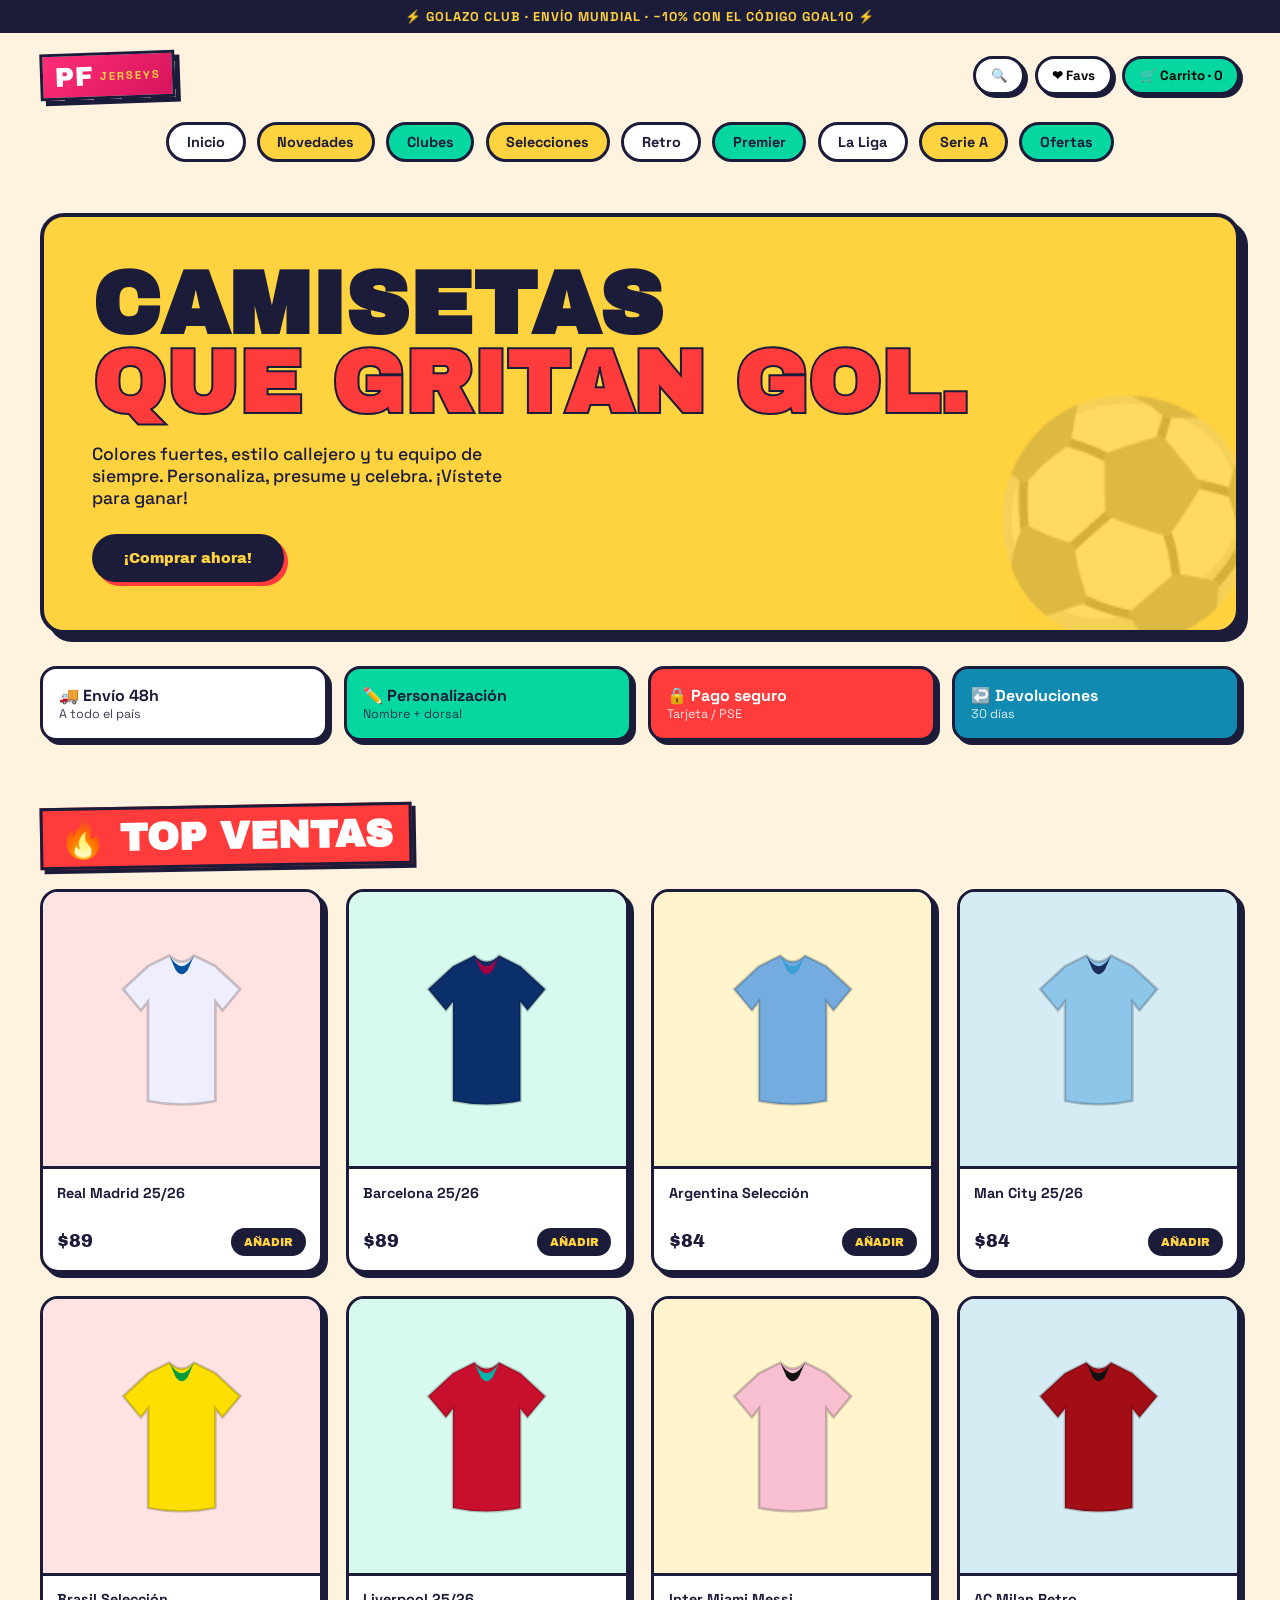
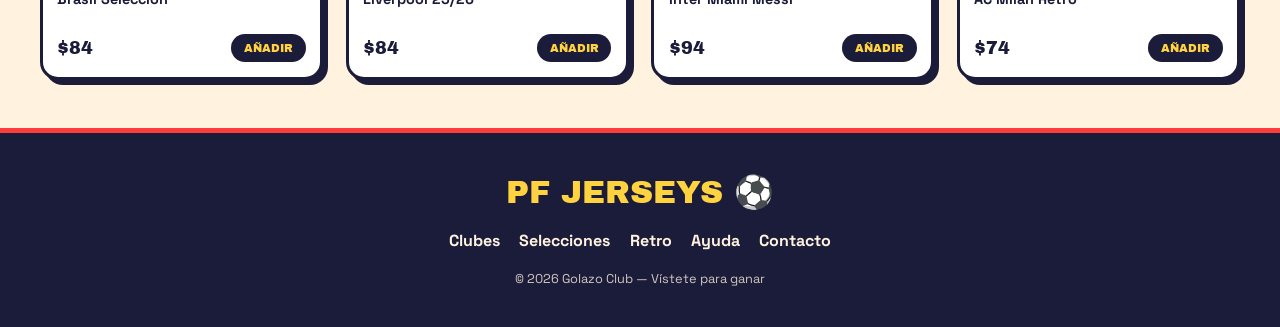
<file: variantes/variante-C-retro-pop.html>
<!DOCTYPE html>
<html lang="es">
<head>
<meta charset="UTF-8">
<meta name="viewport" content="width=device-width, initial-scale=1.0">
<title>GOLAZO — Variante C · Retro Pop</title>
<link href="https://fonts.googleapis.com/css2?family=Archivo+Black&family=Space+Grotesk:wght@400;500;700&display=swap" rel="stylesheet">
<style>
:root{--cream:#fff3e0;--ink:#1b1b3a;--red:#ff3b3b;--yellow:#ffd23f;--teal:#06d6a0;--blue:#118ab2;--line:#1b1b3a}
*{box-sizing:border-box;margin:0}
body{font-family:"Space Grotesk",sans-serif;background:var(--cream);color:var(--ink)}
a{color:inherit;text-decoration:none}
.wrap{width:min(1200px,94%);margin:0 auto}
h1,h2,h3,.blk{font-family:"Archivo Black",sans-serif;text-transform:uppercase}
/* Header with pill nav centered */
.bar{background:var(--ink);color:var(--yellow);text-align:center;padding:.5rem;font-weight:700;font-size:.8rem;letter-spacing:1px}
header{padding:1.2rem 0}
.hd{display:flex;align-items:center;justify-content:space-between}
.logo{font-family:"Archivo Black";font-size:1.7rem;background:var(--red);color:#fff;padding:.4rem 1rem;border:3px solid var(--ink);box-shadow:5px 5px 0 var(--ink);transform:rotate(-2deg)}
.acts{display:flex;gap:.6rem}
.acts button{font-family:"Space Grotesk";font-weight:700;border:3px solid var(--ink);background:#fff;padding:.5rem .9rem;border-radius:999px;cursor:pointer;box-shadow:3px 3px 0 var(--ink)}
.acts .cart{background:var(--teal)}
nav.pills{display:flex;flex-wrap:wrap;gap:.7rem;justify-content:center;margin-top:1.4rem}
nav.pills a{font-weight:700;padding:.5rem 1.1rem;border:3px solid var(--ink);border-radius:999px;background:#fff;font-size:.9rem;transition:.12s}
nav.pills a:nth-child(2n){background:var(--yellow)}
nav.pills a:nth-child(3n){background:var(--teal)}
nav.pills a:hover{transform:translate(-2px,-2px);box-shadow:3px 3px 0 var(--ink)}
/* Hero */
.hero{margin:2rem 0;border:4px solid var(--ink);border-radius:24px;background:var(--yellow);padding:3rem;position:relative;overflow:hidden;box-shadow:8px 8px 0 var(--ink)}
.hero h1{font-size:clamp(2.6rem,7vw,5.5rem);line-height:.9;color:var(--ink)}
.hero h1 span{color:var(--red);-webkit-text-stroke:2px var(--ink)}
.hero p{font-weight:500;font-size:1.1rem;margin:1.2rem 0 1.6rem;max-width:40ch}
.hero .cta{display:inline-block;background:var(--ink);color:var(--yellow);font-family:"Archivo Black";padding:1rem 2rem;border-radius:999px;font-size:.9rem;box-shadow:4px 4px 0 var(--red)}
.hero .cta:hover{transform:translate(-2px,-2px)}
.ball{position:absolute;right:-30px;bottom:-30px;font-size:14rem;opacity:.18}
/* strip */
.strip{display:flex;gap:1rem;flex-wrap:wrap;margin:1.5rem 0}
.strip div{flex:1;min-width:180px;border:3px solid var(--ink);border-radius:16px;padding:1rem;background:#fff;font-weight:700;box-shadow:4px 4px 0 var(--ink)}
.strip div:nth-child(2){background:var(--teal)}
.strip div:nth-child(3){background:var(--red);color:#fff}
.strip div:nth-child(4){background:var(--blue);color:#fff}
.strip small{display:block;font-weight:400;font-size:.78rem;opacity:.85}
/* products */
.ph2{font-size:2.4rem;margin:2.5rem 0 1.4rem;display:inline-block;background:var(--red);color:#fff;padding:.3rem 1rem;transform:rotate(-1deg);border:3px solid var(--ink);box-shadow:4px 4px 0 var(--ink)}
.grid{display:grid;grid-template-columns:repeat(4,1fr);gap:1.4rem;padding-bottom:3rem}
.card{border:3px solid var(--ink);border-radius:18px;background:#fff;overflow:hidden;box-shadow:5px 5px 0 var(--ink);transition:.14s}
.card:hover{transform:translate(-3px,-3px);box-shadow:8px 8px 0 var(--ink)}
.card .ph{aspect-ratio:1;display:grid;place-items:center;border-bottom:3px solid var(--ink)}
.card:nth-child(4n+1) .ph{background:#ffe3e3}.card:nth-child(4n+2) .ph{background:#d7f9ee}
.card:nth-child(4n+3) .ph{background:#fff4cc}.card:nth-child(4n) .ph{background:#d6ecf5}
.jersey{width:64%}
.card .bd{padding:.9rem}
.card .tt{font-weight:700;font-size:.9rem;line-height:1.25;height:2.4em;overflow:hidden}
.card .rw{display:flex;align-items:center;justify-content:space-between;margin-top:.6rem}
.card .pr{font-family:"Archivo Black";font-size:1.1rem}
.card .add{background:var(--ink);color:var(--yellow);border:0;font-family:"Archivo Black";font-size:.7rem;padding:.5rem .8rem;border-radius:999px;cursor:pointer}
footer{background:var(--ink);color:var(--cream);border-top:5px solid var(--red);padding:2.5rem 0;text-align:center}
footer .big{font-family:"Archivo Black";font-size:2rem;color:var(--yellow)}
footer .lk{display:flex;gap:1.2rem;justify-content:center;flex-wrap:wrap;margin:1.2rem 0;font-weight:700}
@media(max-width:820px){.grid{grid-template-columns:1fr 1fr}.acts .lbl{display:none}}
</style>
</head>
<body>
<div class="bar">⚡ GOLAZO CLUB · ENVÍO MUNDIAL · −10% CON EL CÓDIGO GOAL10 ⚡</div>
<header class="wrap">
  <div class="hd">
    <div class="logo" style="display:flex;align-items:center;gap:.5rem;background:linear-gradient(135deg,#ff2d78,#d6155c);padding:.35rem .7rem">PF<span style="font-family:'Space Grotesk';font-weight:700;font-size:.7rem;letter-spacing:2px;color:var(--yellow);-webkit-text-stroke:0">JERSEYS</span></div>
    <div class="acts"><button>🔍</button><button>❤ <span class="lbl">Favs</span></button><button class="cart">🛒 <span class="lbl">Carrito</span> · <span id="cc">0</span></button></div>
  </div>
  <nav class="pills"><a>Inicio</a><a>Novedades</a><a>Clubes</a><a>Selecciones</a><a>Retro</a><a>Premier</a><a>La Liga</a><a>Serie A</a><a>Ofertas</a></nav>
</header>

<div class="wrap">
  <section class="hero">
    <h1>Camisetas<br><span>que gritan gol.</span></h1>
    <p>Colores fuertes, estilo callejero y tu equipo de siempre. Personaliza, presume y celebra. ¡Vístete para ganar!</p>
    <a class="cta">¡Comprar ahora!</a>
    <div class="ball">⚽</div>
  </section>

  <div class="strip">
    <div>🚚 Envío 48h<small>A todo el país</small></div>
    <div>✏️ Personalización<small>Nombre + dorsal</small></div>
    <div>🔒 Pago seguro<small>Tarjeta / PSE</small></div>
    <div>↩️ Devoluciones<small>30 días</small></div>
  </div>

  <h2 class="ph2">🔥 Top ventas</h2>
  <div class="grid" id="grid"></div>
</div>

<footer>
  <div class="big">PF JERSEYS ⚽</div>
  <div class="lk"><a>Clubes</a><a>Selecciones</a><a>Retro</a><a>Ayuda</a><a>Contacto</a></div>
  <div style="font-size:.8rem;opacity:.8">© 2026 Golazo Club — Vístete para ganar</div>
</footer>

<script>
const P=[["Real Madrid 25/26",89,"#eef","#00529f"],["Barcelona 25/26",89,"#0b2f6b","#a50044"],["Argentina Selección",84,"#74acdf","#3ba0d6"],["Man City 25/26",84,"#8ec6ea","#1c2c5b"],["Brasil Selección",84,"#ffdf00","#009c3b"],["Liverpool 25/26",84,"#c8102e","#00b2a9"],["Inter Miami Messi",94,"#f7bfcf","#111"],["AC Milan Retro",74,"#a30d16","#111"]];
let n=0;
document.getElementById('grid').innerHTML=P.map(p=>`<div class="card"><div class="ph"><svg viewBox="0 0 200 210" class="jersey"><path d="M62 34 L86 22 Q100 36 114 22 L138 34 L166 60 L146 84 L138 74 L138 186 Q100 194 62 186 L62 74 L54 84 L34 60 Z" fill="${p[2]}" stroke="rgba(0,0,0,.2)" stroke-width="3"/><path d="M86 22 Q100 46 114 22 L107 38 Q100 48 93 38 Z" fill="${p[3]}"/></svg></div><div class="bd"><div class="tt">${p[0]}</div><div class="rw"><span class="pr">$${p[1]}</span><button class="add" onclick="n++;cc.textContent=n">AÑADIR</button></div></div></div>`).join('');
</script>
</body>
</html>
</file>
<file: assets/css/styles.css>
:root{
  --green:#5aa130;        /* precios / botones */
  --green-ic:#57c04f;     /* iconos circulares */
  --green-d:#48871f;
  --gold:#b8912f;
  --navy:#0e1b3a;         /* footer */
  --ink:#1c1c1c;
  --muted:#8a8f98;
  --line:#e6e8ec;
  --bg:#ffffff;
  --head:#f2f3f4;
  --radius:12px;
  --shadow:0 8px 30px rgba(20,25,40,.12);
}
*{box-sizing:border-box}
html{scroll-behavior:smooth}
body{margin:0;font-family:"Poppins",system-ui,sans-serif;color:var(--ink);background:var(--bg);line-height:1.45}
a{color:inherit;text-decoration:none}
img,svg{max-width:100%;display:block}
h1,h2,h3,h4{margin:0}
.container{width:min(1360px,94%);margin-inline:auto}

/* ---------- Botones ---------- */
.btn{display:inline-flex;align-items:center;justify-content:center;gap:.4rem;border:0;cursor:pointer;
  font-family:inherit;font-weight:600;border-radius:999px;padding:.7rem 1.3rem;font-size:.9rem;transition:.15s}
.btn--green{background:var(--green);color:#fff}
.btn--green:hover{background:var(--green-d)}
.btn--dark{background:#111;color:#fff;padding:.7rem 1.7rem}
.btn--dark:hover{background:#000}
.btn--outline{background:#fff;border:1.5px solid #d6d9de;color:#333;letter-spacing:.5px;font-weight:600;padding:.75rem 1.6rem;border-radius:8px}
.btn--outline:hover{border-color:#111}
.btn--sm{padding:.5rem 1rem;font-size:.82rem}
.btn--block{width:100%}

/* ---------- Header ---------- */
.header{background:var(--head);position:sticky;top:0;z-index:60;border-bottom:1px solid #e3e5e8}
.header__inner{display:flex;align-items:center;gap:1.5rem;padding:1rem 0}
.burger{display:none;background:0;border:0;font-size:1.5rem;cursor:pointer}

.logo{display:flex;align-items:center;gap:.55rem;flex-shrink:0}
.logo__ball{position:relative;font-size:2rem;line-height:1}
.logo__stars{position:absolute;top:-9px;left:50%;transform:translateX(-50%);font-size:.6rem;color:var(--gold);letter-spacing:1px;white-space:nowrap}
.logo__text{font-weight:800;font-size:1.35rem;letter-spacing:-.5px}
.logo__text b{color:#141414}
.logo__text span{color:var(--gold)}

.search{flex:1;display:flex;align-items:center;gap:.5rem;background:#fff;border:1px solid #e0e2e6;border-radius:999px;padding:.6rem 1.2rem;max-width:820px}
.search__ico{color:var(--muted)}
.search input{flex:1;border:0;outline:0;font-family:inherit;font-size:.92rem;background:0}

.header__right{display:flex;align-items:center;gap:1rem;margin-left:auto}
.currency{display:flex;align-items:center;gap:.4rem;background:#fff;border:1px solid #e0e2e6;border-radius:8px;padding:.35rem .55rem}
.currency select{border:0;background:0;font-family:inherit;font-weight:600;font-size:.85rem;outline:0;cursor:pointer}
.currency__flag{font-size:1.1rem}
.track{font-weight:600;font-size:.92rem;white-space:nowrap}
.ic{width:44px;height:44px;border-radius:999px;background:var(--green-ic);color:#fff;display:grid;place-items:center;
  font-size:1.15rem;border:0;cursor:pointer;position:relative;transition:.15s}
.ic:hover{filter:brightness(.94)}
.ic--cart em{position:absolute;top:-3px;right:-3px;background:#111;color:#fff;font-style:normal;font-size:.65rem;font-weight:700;
  min-width:18px;height:18px;border-radius:999px;display:none;place-items:center;padding:0 4px}

/* ---------- Nav ---------- */
.nav{background:var(--head);border-top:1px solid #e6e7ea}
.nav__list{display:flex;align-items:center;gap:.3rem;list-style:none;margin:0;padding:0;flex-wrap:wrap}
.nav__link{display:flex;align-items:center;gap:.45rem;padding:.9rem .85rem;font-weight:600;font-size:.98rem;white-space:nowrap}
.nav__link:hover{color:var(--green)}
.caret{font-size:.7rem;font-weight:400;color:#888}
.lbadge{display:inline-grid;place-items:center;min-width:22px;height:18px;padding:0 4px;border-radius:4px;background:var(--c);
  color:#fff;font-size:.6rem;font-weight:800;letter-spacing:.3px}
.lemoji{font-size:1rem}

/* Mega menu */
.has-mega{position:static}
.mega{position:absolute;left:0;right:0;top:100%;background:#fff;border-top:1px solid var(--line);box-shadow:var(--shadow);
  display:none;z-index:70;max-height:78vh;overflow-y:auto}
.has-mega:hover .mega{display:block}
.mega__wrap{width:min(1360px,94%);margin-inline:auto;padding:1.6rem 0 2rem}
.mega__sec{padding-top:1.2rem}
.mega__sec h4{font-size:1.15rem;font-weight:600;padding-bottom:.6rem;border-bottom:1px solid var(--line);margin-bottom:1rem}
.mega__grid{display:grid;grid-template-columns:repeat(5,1fr);gap:.55rem 1.5rem}
.mega__item{display:flex;align-items:center;gap:.6rem;padding:.3rem 0;font-size:.92rem;color:#333}
.mega__item:hover{color:var(--green)}
.mega__item span{overflow:hidden;text-overflow:ellipsis;white-space:nowrap}
.crest{flex-shrink:0;width:26px;height:26px;border-radius:50%;display:grid;place-items:center;font-size:.62rem;font-weight:800;
  color:#fff;background:hsl(var(--h) 55% 42%);border:2px solid hsl(var(--h) 55% 82%)}

/* ---------- Hero ---------- */
.hero{padding:1.3rem 0}
.hero__grid{width:min(1360px,94%);margin-inline:auto;display:grid;grid-template-columns:1fr 1.25fr 1fr;gap:1rem;align-items:stretch}
.slide{position:relative;border-radius:16px;overflow:hidden;min-height:430px;padding:1.6rem;display:flex;flex-direction:column;
  justify-content:flex-end;color:#fff}
.slide--tall{min-height:480px}
.slide__jersey{position:absolute;inset:0;display:grid;place-items:center;opacity:.9}
.slide__jersey .jersey{width:60%;filter:drop-shadow(0 12px 24px rgba(0,0,0,.3))}
.slide__tag{position:relative;font-size:.8rem;font-weight:600;text-transform:uppercase;letter-spacing:1.5px;opacity:.9}
.slide__team{position:relative;font-size:1.9rem;font-weight:800;margin:.15rem 0 1rem;text-shadow:0 2px 10px rgba(0,0,0,.3)}
.slide .btn{position:relative;align-self:flex-start}

/* ---------- Info strip ---------- */
.strip{display:grid;grid-template-columns:repeat(4,1fr);gap:1rem;margin:1.5rem auto 2.5rem}
.strip>div{display:flex;align-items:center;gap:.7rem;background:#fafbfc;border:1px solid var(--line);border-radius:var(--radius);padding:1rem 1.2rem}
.strip span{font-size:1.5rem}
.strip b{display:block;font-size:.92rem}
.strip small{color:var(--muted);font-size:.8rem}

/* ---------- Product sections ---------- */
.psec{margin-bottom:3rem}
.psec__bar{background:#f0f1f3;border-radius:10px;text-align:center;padding:1rem;font-size:1.15rem;font-weight:600;color:#3a3f47;margin-bottom:1.8rem}
.products{display:grid;grid-template-columns:repeat(6,1fr);gap:1.4rem}
.psec__more{text-align:center;margin-top:2rem}

.pcard{position:relative;display:flex;flex-direction:column;gap:.35rem}
.pcard__fav{position:absolute;top:.5rem;right:.5rem;z-index:2;width:30px;height:30px;border-radius:50%;border:0;background:rgba(255,255,255,.85);
  cursor:pointer;font-size:1rem;color:#555;opacity:0;transition:.15s}
.pcard:hover .pcard__fav{opacity:1}
.pcard__fav:hover{color:#e0245e}
.pcard__img{background:#f4f5f7;border-radius:10px;aspect-ratio:1;display:grid;place-items:center;padding:12%;transition:.18s}
.pcard:hover .pcard__img{box-shadow:var(--shadow)}
.pcard__img .jersey{width:88%}
.pcard__name{font-size:.92rem;font-weight:500;line-height:1.3;margin-top:.4rem;
  display:-webkit-box;-webkit-line-clamp:3;-webkit-box-orient:vertical;overflow:hidden}
.pcard__sub{color:var(--muted);font-size:.82rem}
.pcard__price{color:var(--green);font-weight:700;font-size:.95rem}
.pcard__sizes{display:flex;gap:.25rem;flex-wrap:wrap;margin:.2rem 0}
.pcard__sizes label{font-size:.66rem;border:1px solid var(--line);border-radius:5px;padding:.15rem .38rem;cursor:pointer;user-select:none}
.pcard__sizes input{display:none}
.pcard__sizes label:has(input:checked){background:#111;color:#fff;border-color:#111}

/* ---------- Footer ---------- */
.footer{background:var(--navy);color:#c9d1e0}
.footer__inner{display:grid;grid-template-columns:1.3fr 1.5fr 1.2fr;gap:2rem;padding:2.8rem 0}
.footer__col h4{color:#fff;font-size:1.05rem;font-weight:600;margin-bottom:1rem}
.paylogos{display:flex;flex-wrap:wrap;gap:.5rem}
.pill{background:#fff;color:#1a2a52;font-size:.7rem;font-weight:700;padding:.4rem .6rem;border-radius:6px;letter-spacing:.3px}
.pill--ship{background:#f4c000;color:#7a3b00}
.footer__mail{display:inline-flex;align-items:center;gap:.5rem;color:#fff;font-weight:600;font-size:.92rem;word-break:break-all}
.footer__bar{background:#0a1430;border-top:1px solid #1a2a52}
.footer__barIn{display:flex;align-items:center;justify-content:space-between;gap:1rem;flex-wrap:wrap;padding:1.1rem 0}
.logo--sm .logo__text{font-size:1.05rem}
.logo--sm .logo__text b{color:#fff}
.footer__links{display:flex;gap:1.2rem;flex-wrap:wrap;font-size:.85rem}
.footer__links a:hover{color:#fff}
.footer__copy{font-size:.82rem;color:#7c88a3}

/* ---------- WhatsApp ---------- */
.wa{position:fixed;bottom:1.4rem;right:1.4rem;width:54px;height:54px;border-radius:50%;background:#25d366;color:#fff;
  display:grid;place-items:center;font-size:1.6rem;box-shadow:0 6px 18px rgba(0,0,0,.25);z-index:80}
.wa:hover{transform:scale(1.06)}

/* ---------- Cart drawer ---------- */
.drawer{position:fixed;inset:0;z-index:100;visibility:hidden}
.drawer.open{visibility:visible}
.drawer__bg{position:absolute;inset:0;background:rgba(8,12,20,.5);opacity:0;transition:.25s}
.drawer.open .drawer__bg{opacity:1}
.drawer__panel{position:absolute;top:0;right:0;height:100%;width:min(400px,100%);background:#fff;display:flex;flex-direction:column;
  transform:translateX(100%);transition:.28s ease}
.drawer.open .drawer__panel{transform:none}
.drawer__head{display:flex;justify-content:space-between;align-items:center;padding:1.1rem 1.3rem;border-bottom:1px solid var(--line)}
.drawer__head button{background:0;border:0;font-size:1.1rem;cursor:pointer}
.drawer__items{flex:1;overflow-y:auto;padding:1rem 1.3rem}
.drawer__empty{color:var(--muted);text-align:center;margin-top:3rem}
.citem{display:flex;gap:.75rem;padding:.8rem 0;border-bottom:1px solid var(--line)}
.citem__t{width:50px;height:50px;border-radius:8px;display:grid;place-items:center;font-size:1.4rem;flex-shrink:0}
.citem__i{flex:1;min-width:0}
.citem__i strong{font-size:.82rem;font-weight:600;display:block;line-height:1.3}
.citem__i small{color:var(--muted);font-size:.75rem}
.citem__q{display:inline-flex;align-items:center;gap:.6rem;margin-top:.4rem;border:1px solid var(--line);border-radius:999px;padding:.1rem .5rem}
.citem__q button{background:0;border:0;cursor:pointer;font-size:1rem;width:18px}
.citem__p{font-weight:700;font-size:.85rem;color:var(--green)}
.drawer__foot{border-top:1px solid var(--line);padding:1.1rem 1.3rem;display:grid;gap:.9rem}
.drawer__total{display:flex;justify-content:space-between;font-size:1.05rem;font-weight:600}

/* ---------- Toast ---------- */
.toast{position:fixed;bottom:1.5rem;left:50%;transform:translate(-50%,150%);background:#111;color:#fff;padding:.8rem 1.4rem;
  border-radius:999px;font-size:.85rem;z-index:200;transition:.3s;box-shadow:var(--shadow)}
.toast.show{transform:translate(-50%,0)}

/* ---------- Responsive ---------- */
@media(max-width:1100px){
  .products{grid-template-columns:repeat(3,1fr)}
  .mega__grid{grid-template-columns:repeat(3,1fr)}
}
@media(max-width:820px){
  .header__inner{flex-wrap:wrap}
  .burger{display:block}
  .search{order:5;flex-basis:100%;max-width:none}
  .track,.currency{display:none}
  .hero__grid{grid-template-columns:1fr}
  .slide,.slide--tall{min-height:300px}
  .strip{grid-template-columns:repeat(2,1fr)}
  .nav__list{display:none;flex-direction:column;align-items:stretch}
  .nav.open .nav__list{display:flex}
  .mega{position:static;box-shadow:none;display:block;max-height:none}
  .has-mega>.nav__link .caret{margin-left:auto}
  .footer__inner{grid-template-columns:1fr}
}
@media(max-width:560px){
  .products{grid-template-columns:repeat(2,1fr)}
  .mega__grid{grid-template-columns:1fr 1fr}
  .footer__barIn{flex-direction:column;text-align:center}
}
</file>
